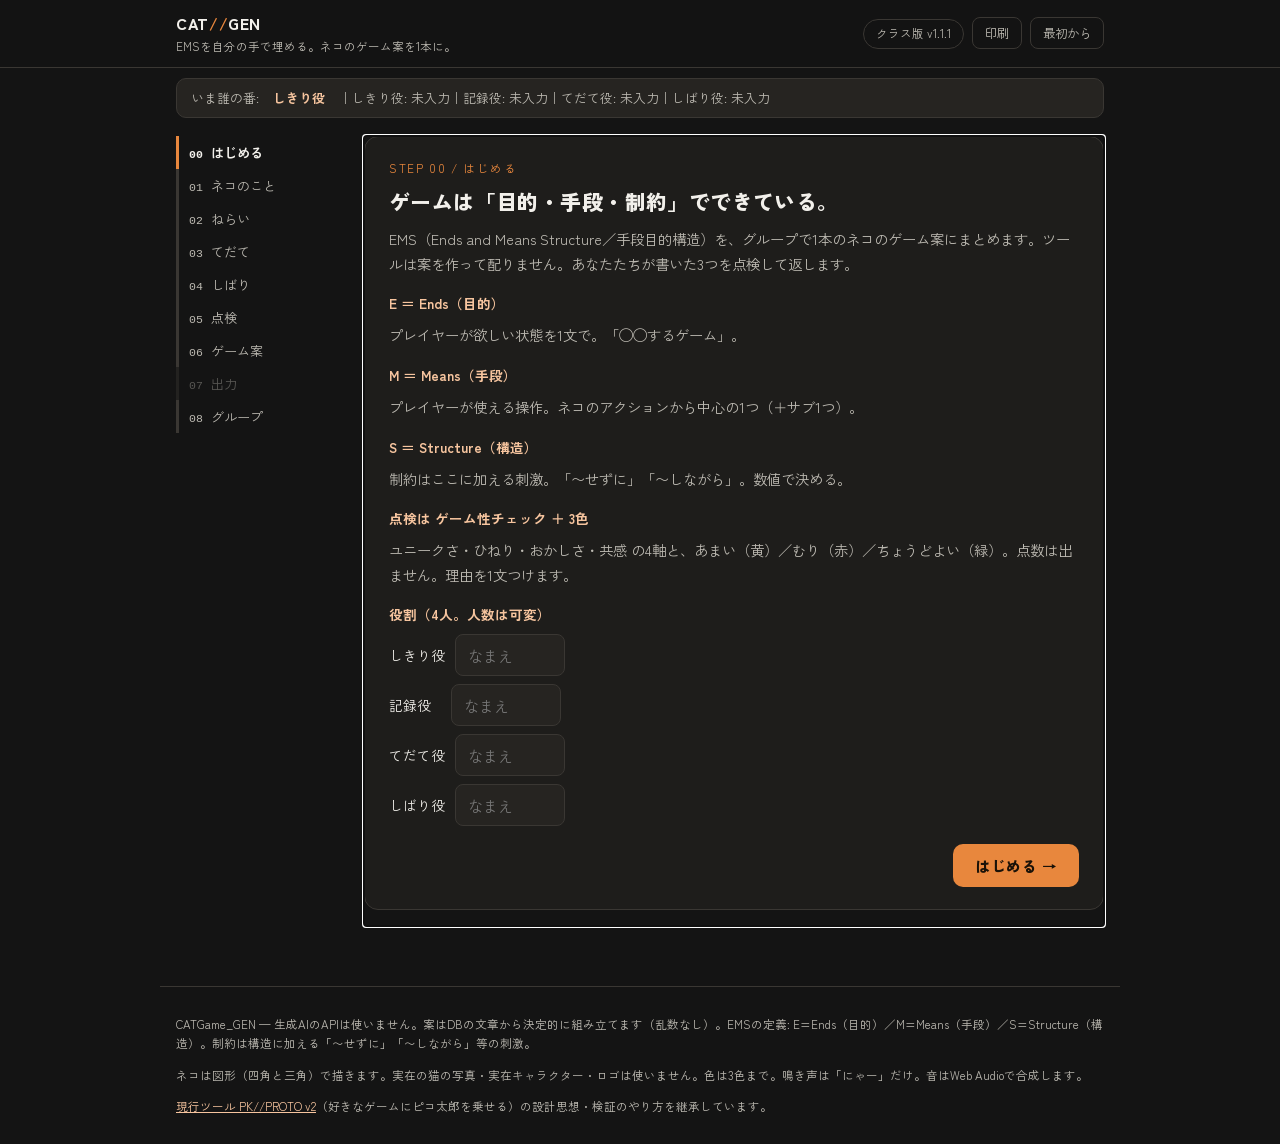
<file: index.html>
<!DOCTYPE html>
<html lang="ja">
<head>
<meta charset="UTF-8">
<meta name="viewport" content="width=device-width,initial-scale=1.0">
<title>CATGame_GEN — クラス版 v1.1.1</title>
<meta name="description" content="EMS（Ends and Means Structure／手段目的構造）を高校生が自分の手で埋めて、ネコテーマのゲーム案を1本にまとめる演習ツール。生成AIのAPIは使いません。">
<meta name="theme-color" content="#141414">
<link rel="preconnect" href="https://fonts.googleapis.com">
<link rel="preconnect" href="https://fonts.gstatic.com" crossorigin>
<link href="https://fonts.googleapis.com/css2?family=Zen+Kaku+Gothic+New:wght@400;500;700;900&display=swap" rel="stylesheet">
<link rel="stylesheet" href="assets/v1/style.css">
</head>
<body>

<header class="bar">
  <div class="bar-in">
    <a class="wordmark" href="#" aria-label="最初に戻る">
      <span class="wm-main">CAT<span class="slash">//</span>GEN</span>
      <span class="wm-sub">EMSを自分の手で埋める。ネコのゲーム案を1本に。</span>
    </a>
    <div class="bar-right">
      <details class="verbox" id="verBox">
        <!-- 版の名前はHTMLに直接書く（JSで書き換えない）。GitHub Pages はJSに
             max-age=600 を返すため、push直後は古いapp.jsが動く。ここがHTMLなら、
             HTMLが新しければ必ず新しい版名が出る（PK//PROTOでの実測）。 -->
        <summary class="ver" id="verChip">クラス版 v1.1.1</summary>
        <div class="verpanel" id="verPanel"><div class="vp-date">2026-11-01</div></div>
      </details>
      <button class="icon-btn" id="btnPrint" type="button" title="印刷 / PDF保存">印刷</button>
      <button class="icon-btn" id="btnRestart" type="button" title="最初からやり直す">最初から</button>
    </div>
  </div>
</header>

<div class="rolebar" id="rolebar"></div>

<div class="shell">
  <nav class="rail" id="rail" aria-label="進行状況"></nav>
  <main id="app" class="app" tabindex="-1"></main>
</div>

<footer class="foot">
  <p>CATGame_GEN — 生成AIのAPIは使いません。案はDBの文章から決定的に組み立てます（乱数なし）。EMSの定義: E=Ends（目的）／M=Means（手段）／S=Structure（構造）。制約は構造に加える「〜せずに」「〜しながら」等の刺激。</p>
  <p>ネコは図形（四角と三角）で描きます。実在の猫の写真・実在キャラクター・ロゴは使いません。色は3色まで。鳴き声は「にゃー」だけ。音はWeb Audioで合成します。</p>
  <p><a href="https://github.com/odatid/PikoTGame">現行ツール PK//PROTO v2</a>（好きなゲームにピコ太郎を乗せる）の設計思想・検証のやり方を継承しています。</p>
</footer>

<div class="toast" id="toast" role="status"></div>

<script src="assets/v1/data.js"></script>
<script src="assets/v1/judge.js"></script>
<script src="assets/v1/engine_code.js"></script>
<script src="assets/v1/catart.js"></script>
<script src="assets/v1/patterns.js"></script>
<script src="assets/v1/prompts.js"></script>
<script src="assets/v1/app.js"></script>
</body>
</html>
</file>
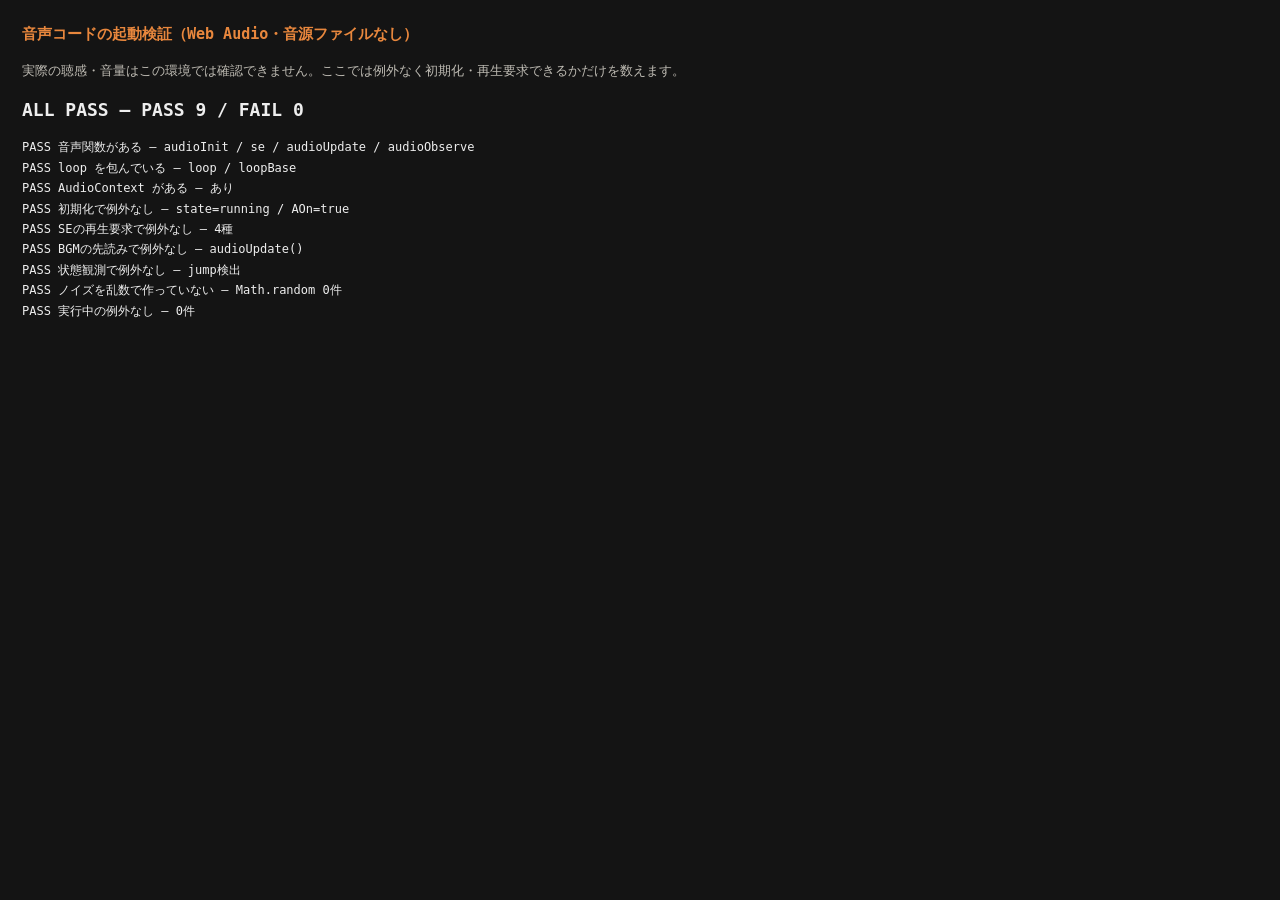
<file: tools/audio_check.html>
<!DOCTYPE html>
<html lang="ja">
<head>
<meta charset="UTF-8">
<title>音声コードの起動検証 — CATGame_GEN</title>
<style>
body{font-family:monospace;background:#141414;color:#eee;padding:14px;line-height:1.7}
h1{font-size:15px;color:#e8873d;margin:0 0 8px}
#sum{font-size:18px;font-weight:bold;margin:8px 0}
#out{white-space:pre-wrap;font-size:12px}
canvas{display:none}
</style>
</head>
<body>
<h1>音声コードの起動検証（Web Audio・音源ファイルなし）</h1>
<p style="font-size:.8rem;color:#bdbab2">実際の聴感・音量はこの環境では確認できません。ここでは例外なく初期化・再生要求できるかだけを数えます。</p>
<div id="sum">RUNNING</div>
<pre id="out"></pre>
<canvas id="game" width="960" height="540"></canvas>
<script src="../assets/v1/data.js"></script>
<script src="../assets/v1/engine_code.js"></script>
<script src="../assets/v1/catart.js"></script>
<script>
(function(){
'use strict';
var lines = [], pass = 0, fail = 0, errors = [];
function ok(name, cond, note){
  if(cond){ pass++; lines.push('PASS ' + name + (note ? ' — ' + note : '')); }
  else { fail++; lines.push('FAIL ' + name + (note ? ' — ' + note : '')); }
}
function inject(src){
  var s = document.createElement('script');
  s.textContent = src;
  document.body.appendChild(s);
}
window.onerror = function(msg){ errors.push(String(msg)); };
window.drawCat = CT.drawCat;
window.drawCatSide = CT.drawCatSide;
var core = CT.ENGINE.CORE_CODE
  .split('drawPico').join('drawCat')
  .split("drawCat(ctx, player.x + swayX(), player.y, 34, pose, player.sx, player.sy, 1)")
  .join("drawCat(ctx, player.x + swayX(), player.y, 34, pose, player.sx, player.sy, 1, 'shima')");
inject(core);
inject(CT.ENGINE.AUDIO_CODE);

setTimeout(function(){
  ok('音声関数がある', typeof audioInit === 'function' && typeof se === 'function'
     && typeof audioUpdate === 'function' && typeof audioObserve === 'function',
     'audioInit / se / audioUpdate / audioObserve');
  ok('loop を包んでいる', typeof loop === 'function' && typeof loopBase === 'function', 'loop / loopBase');
  var AC = window.AudioContext || window.webkitAudioContext;
  ok('AudioContext がある', !!AC, AC ? 'あり' : 'なし（この環境では音を出せない）');
  if(AC && typeof audioInit === 'function'){
    try{ audioInit(); ok('初期化で例外なし', true, AB ? ('state=' + AB.state + ' / AOn=' + AOn) : 'AB=null'); }
    catch(e){ ok('初期化で例外なし', false, e.message); }
    try{ se('jump'); se('land'); se('score'); se('fail'); ok('SEの再生要求で例外なし', true, '4種'); }
    catch(e){ ok('SEの再生要求で例外なし', false, e.message); }
    try{ audioUpdate(); ok('BGMの先読みで例外なし', true, 'audioUpdate()'); }
    catch(e){ ok('BGMの先読みで例外なし', false, e.message); }
    try{ startGame(); player.vy = -700; audioObserve(); ok('状態観測で例外なし', true, 'jump検出'); }
    catch(e){ ok('状態観測で例外なし', false, e.message); }
    ok('ノイズを乱数で作っていない', CT.ENGINE.AUDIO_CODE.indexOf('Math.random') < 0, 'Math.random 0件');
  } else {
    ok('初期化で例外なし', true, 'AudioContext なしのためスキップ');
    ok('SEの再生要求で例外なし', true, 'スキップ');
    ok('BGMの先読みで例外なし', true, 'スキップ');
    ok('状態観測で例外なし', true, 'スキップ');
    ok('ノイズを乱数で作っていない', CT.ENGINE.AUDIO_CODE.indexOf('Math.random') < 0, 'Math.random 0件');
  }
  ok('実行中の例外なし', errors.length === 0, errors.join(' / ') || '0件');
  document.getElementById('sum').textContent = (fail === 0 ? 'ALL PASS' : 'FAILあり') + ' — PASS ' + pass + ' / FAIL ' + fail;
  document.getElementById('out').textContent = lines.join('\n');
  window.__AUDIO_CHECK__ = {pass:pass, fail:fail, lines:lines};
}, 100);
})();
</script>
</body>
</html>
</file>
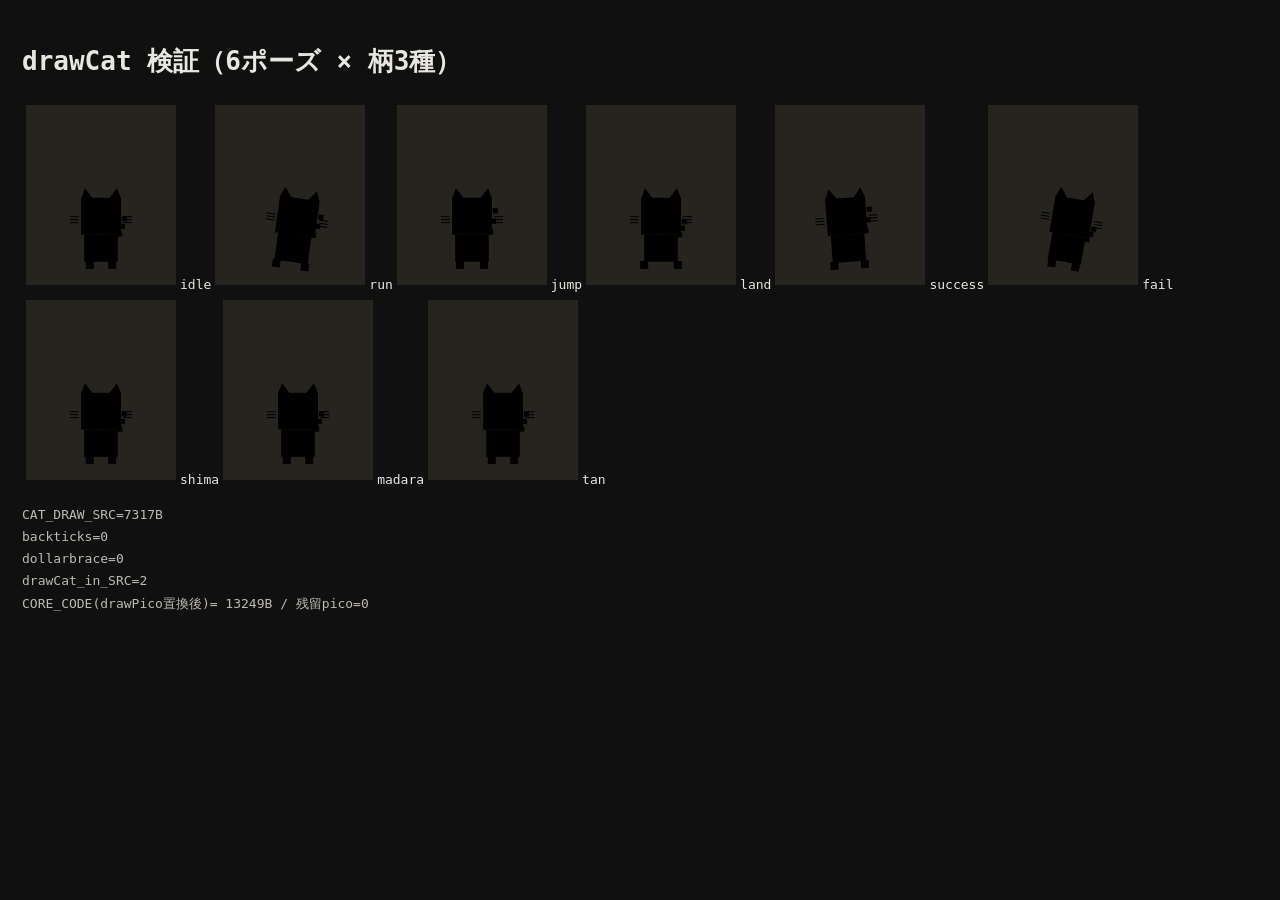
<file: tools/cat_draw_check.html>
<!DOCTYPE html>
<html lang="ja">
<head>
<meta charset="UTF-8">
<title>猫の描画 検証ページ v0.2.0</title>
<style>body{font:13px/1.7 monospace;background:#101010;color:#e8e6e0;padding:14px}canvas{background:#26241f;margin:4px}pre{color:#bdbab2}</style>
</head>
<body>
<h1>drawCat 検証（6ポーズ × 柄3種）</h1>
<div id="row1"></div>
<div id="row2"></div>
<pre id="out"></pre>
<script src="../assets/v1/data.js"></script>
<script src="../assets/v1/judge.js"></script>
<script src="../assets/v1/engine_code.js"></script>
<script src="../assets/v1/catart.js"></script>
<script src="../assets/v1/prompts.js"></script>
<script>
window.addEventListener('load', function(){
'use strict';
var poses = ['idle','run','jump','land','success','fail'];
var r1 = document.getElementById('row1');
poses.forEach(function(p){
  var cv = document.createElement('canvas'); cv.width=150; cv.height=180;
  var ctx = cv.getContext('2d'); CT.drawCat(ctx, 75, 164, 40, p, 1, 1, 1, {mode:'shima'});
  var lbl = document.createElement('span'); lbl.textContent = p;
  var box = document.createElement('span'); box.style.display='inline-block'; box.style.textAlign='center';
  box.appendChild(cv); box.appendChild(lbl); r1.appendChild(box);
});
var r2 = document.getElementById('row2');
['shima','madara','tan'].forEach(function(m){
  var cv = document.createElement('canvas'); cv.width=150; cv.height=180;
  var ctx = cv.getContext('2d'); CT.drawCat(ctx, 75, 164, 40, 'idle', 1, 1, 1, {mode:m});
  var lbl = document.createElement('span'); lbl.textContent = m;
  var box = document.createElement('span'); box.style.display='inline-block'; box.style.textAlign='center';
  box.appendChild(cv); box.appendChild(lbl); r2.appendChild(box);
});
/* 罠検査: 同梱するCAT_DRAW_SRCの中身 */
var L = [];
L.push('CAT_DRAW_SRC=' + CT.CAT_DRAW_SRC.length + 'B');
L.push('backticks=' + (CT.CAT_DRAW_SRC.split('`').length - 1));
L.push('dollarbrace=' + ((CT.CAT_DRAW_SRC.match(/\$\{/g)||[]).length));
L.push('drawCat_in_SRC=' + ((CT.CAT_DRAW_SRC.match(/drawCat/g)||[]).length));
L.push('CORE_CODE(drawPico置換後)= ' + CT.ENGINE.CORE_CODE.split('drawPico').join('drawCat').length + 'B / 残留pico=' + (CT.ENGINE.CORE_CODE.split('drawPico').join('drawCat').match(/[Pp]ico/g)||[]).length);
document.getElementById('out').textContent = L.join('\n');
});
</script>
</body>
</html>
</file>
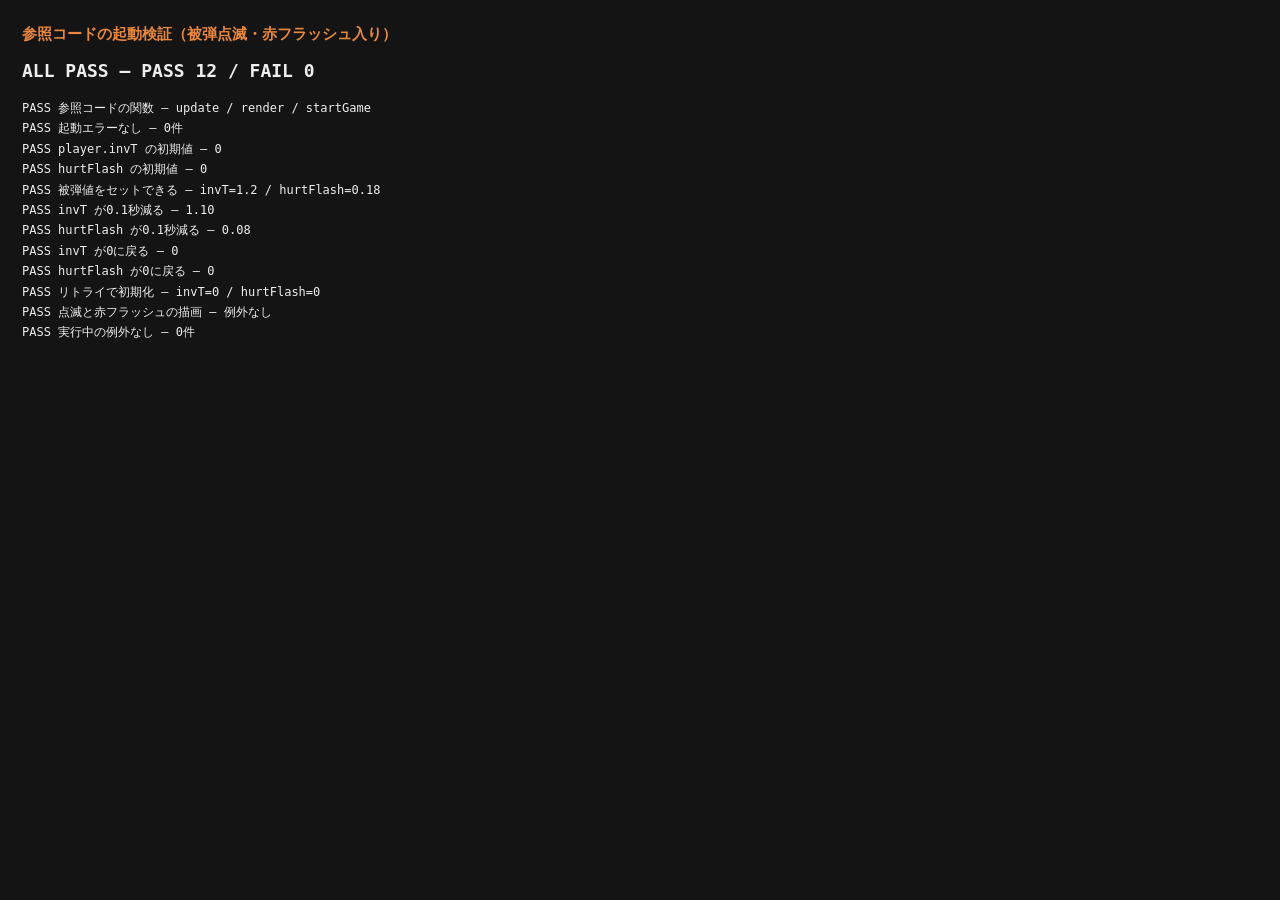
<file: tools/engine_check.html>
<!DOCTYPE html>
<html lang="ja">
<head>
<meta charset="UTF-8">
<title>参照コードの起動検証 — CATGame_GEN</title>
<style>
body{font-family:monospace;background:#141414;color:#eee;padding:14px;line-height:1.7}
h1{font-size:15px;color:#e8873d;margin:0 0 8px}
#sum{font-size:18px;font-weight:bold;margin:8px 0}
#out{white-space:pre-wrap;font-size:12px}
canvas{display:none}
</style>
</head>
<body>
<h1>参照コードの起動検証（被弾点滅・赤フラッシュ入り）</h1>
<div id="sum">RUNNING</div>
<pre id="out"></pre>
<canvas id="game" width="960" height="540"></canvas>
<script src="../assets/v1/data.js"></script>
<script src="../assets/v1/engine_code.js"></script>
<script src="../assets/v1/catart.js"></script>
<script>
(function(){
'use strict';
var lines = [], pass = 0, fail = 0, errors = [];
function ok(name, cond, note){
  if(cond){ pass++; lines.push('PASS ' + name + (note ? ' — ' + note : '')); }
  else { fail++; lines.push('FAIL ' + name + (note ? ' — ' + note : '')); }
}
function inject(src){
  var s = document.createElement('script');
  s.textContent = src;
  document.body.appendChild(s);
}
window.onerror = function(msg){ errors.push(String(msg)); };

window.drawCat = CT.drawCat;
window.drawCatSide = CT.drawCatSide;
var core = CT.ENGINE.CORE_CODE
  .split('drawPico').join('drawCat')
  .split("drawCat(ctx, player.x + swayX(), player.y, 34, pose, player.sx, player.sy, 1)")
  .join("drawCat(ctx, player.x + swayX(), player.y, 34, pose, player.sx, player.sy, 1, 'shima')");
inject(core);

setTimeout(function(){
  ok('参照コードの関数', typeof update === 'function' && typeof render === 'function' && typeof startGame === 'function', 'update / render / startGame');
  ok('起動エラーなし', errors.length === 0, errors.join(' / ') || '0件');
  ok('player.invT の初期値', typeof player !== 'undefined' && player.invT === 0, typeof player === 'undefined' ? 'player なし' : String(player.invT));
  ok('hurtFlash の初期値', typeof hurtFlash !== 'undefined' && hurtFlash === 0, typeof hurtFlash === 'undefined' ? 'hurtFlash なし' : String(hurtFlash));

  startGame();
  player.invT = 1.2; hurtFlash = 0.18;
  ok('被弾値をセットできる', player.invT === 1.2 && hurtFlash === 0.18, 'invT=1.2 / hurtFlash=0.18');
  update(0.1);
  ok('invT が0.1秒減る', Math.abs(player.invT - 1.1) < 0.02, player.invT.toFixed(2));
  ok('hurtFlash が0.1秒減る', Math.abs(hurtFlash - 0.08) < 0.02, hurtFlash.toFixed(2));
  update(1.2);
  ok('invT が0に戻る', player.invT === 0, String(player.invT));
  ok('hurtFlash が0に戻る', hurtFlash === 0, String(hurtFlash));

  startGame();
  ok('リトライで初期化', player.invT === 0 && hurtFlash === 0, 'invT=0 / hurtFlash=0');
  player.invT = 0.05; hurtFlash = 0.1;
  try{ render(); renderPlayScreen(); ok('点滅と赤フラッシュの描画', true, '例外なし'); }
  catch(e){ ok('点滅と赤フラッシュの描画', false, e.message); }
  ok('実行中の例外なし', errors.length === 0, errors.join(' / ') || '0件');

  document.getElementById('sum').textContent = (fail === 0 ? 'ALL PASS' : 'FAILあり') + ' — PASS ' + pass + ' / FAIL ' + fail;
  document.getElementById('out').textContent = lines.join('\n');
  window.__ENGINE_CHECK__ = {pass:pass, fail:fail, lines:lines};
}, 50);
})();
</script>
</body>
</html>
</file>
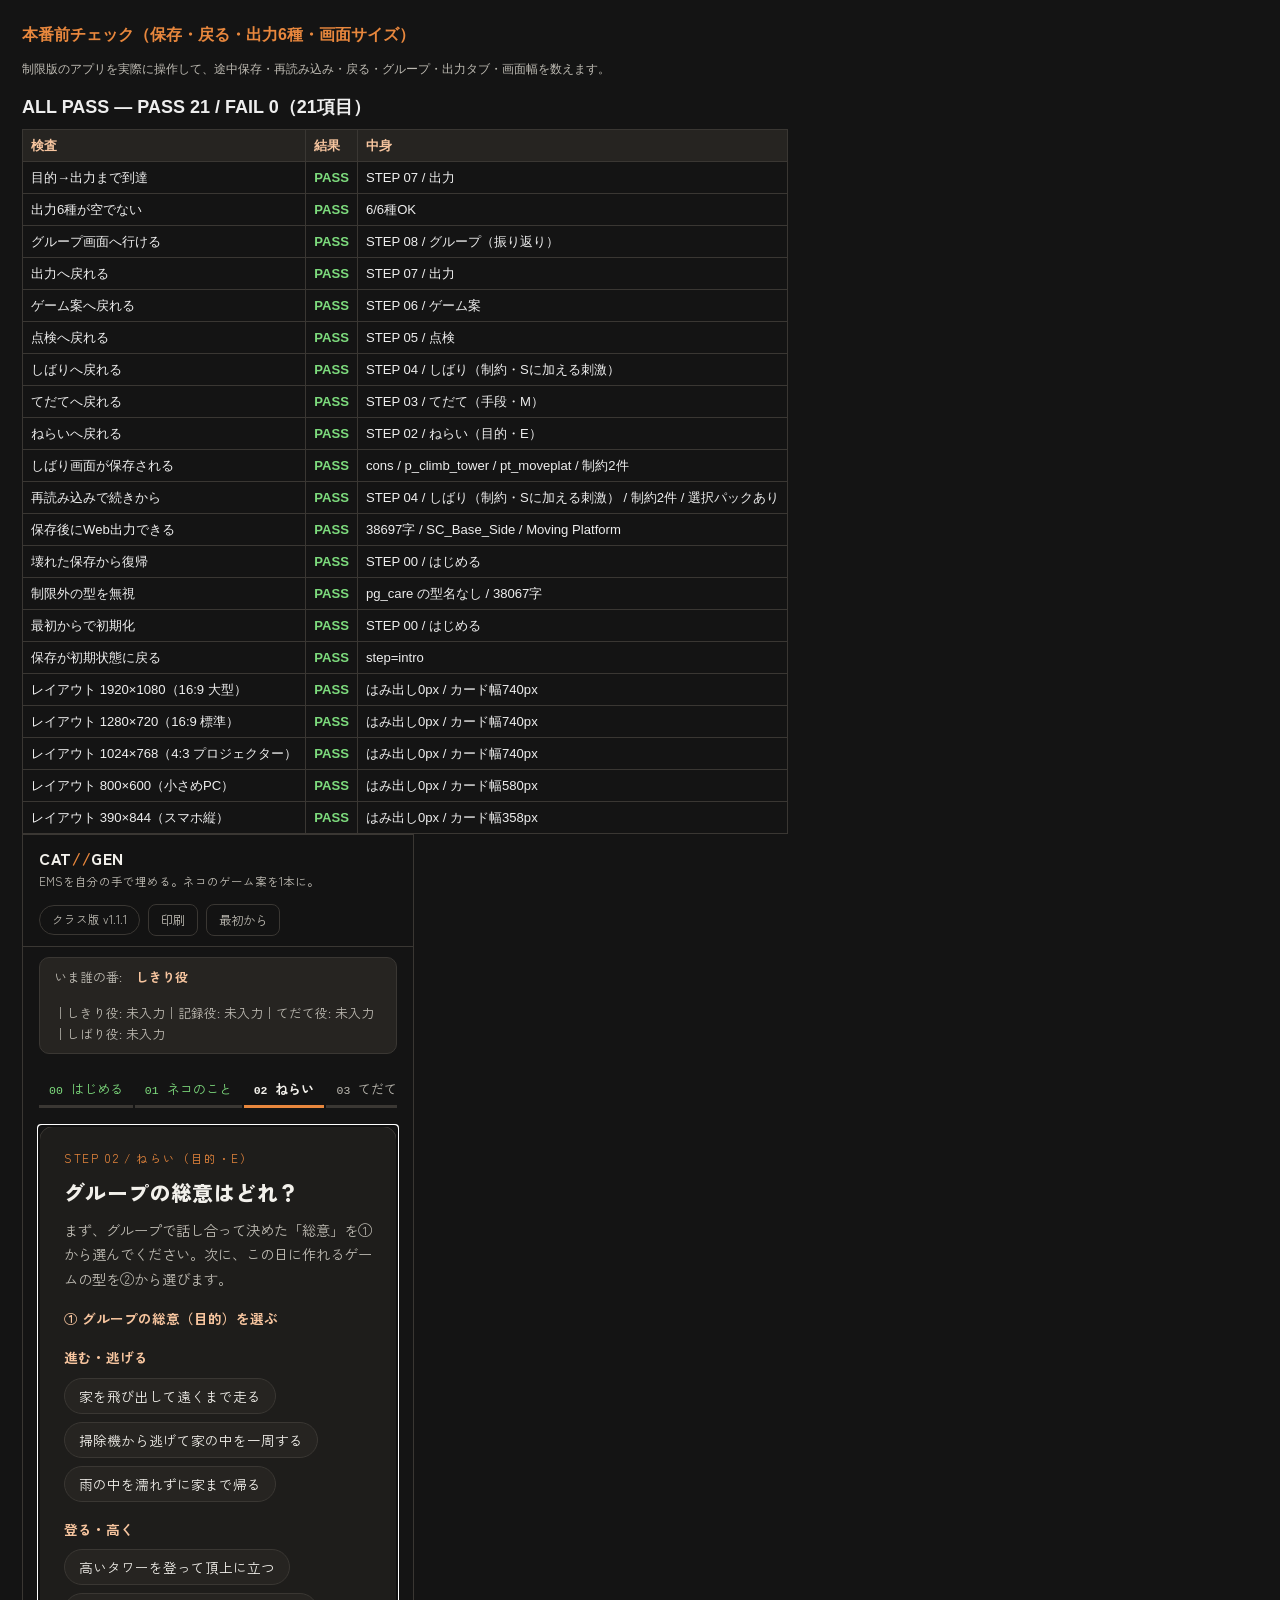
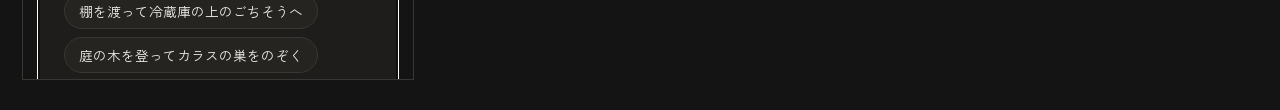
<file: tools/final_check.html>
<!DOCTYPE html>
<html lang="ja">
<head>
<meta charset="UTF-8">
<title>本番前チェック — 保存・戻る・出力・画面サイズ</title>
<style>
body{font-family:"Zen Kaku Gothic New","Yu Gothic",sans-serif;background:#141414;color:#eee;padding:14px;line-height:1.6}
h1{font-size:16px;margin:0 0 6px;color:#e8873d}
#sum{font-size:18px;font-weight:bold;margin:8px 0}
table{border-collapse:collapse;font-size:.82rem;margin-top:6px}
th,td{border:1px solid #3a3733;padding:5px 8px;text-align:left;vertical-align:top}
th{background:#262421;color:#f7c59f}
.p{color:#7ddb7d;font-weight:bold}.f{color:#ff7d7d;font-weight:bold}
.small{color:#bdbab2;font-size:.78rem}
#json{display:none}
</style>
</head>
<body>
<h1>本番前チェック（保存・戻る・出力6種・画面サイズ）</h1>
<p class="small">制限版のアプリを実際に操作して、途中保存・再読み込み・戻る・グループ・出力タブ・画面幅を数えます。</p>
<div id="sum">RUNNING</div>
<table id="tbl"><thead><tr><th>検査</th><th>結果</th><th>中身</th></tr></thead><tbody></tbody></table>
<pre id="json"></pre>
<iframe id="f" src="../index.html" style="width:1280px;height:900px;border:1px solid #3a3733"></iframe>
<script>
(function(){
'use strict';
var lines = [], pass = 0, fail = 0;
function ok(name, cond, note){
  if(cond){ pass++; lines.push({ok:true, name:name, note:note||''}); }
  else { fail++; lines.push({ok:false, name:name, note:note||''}); }
}
var f = document.getElementById('f');
function waitLoad(){
  return new Promise(function(res){
    var done = false;
    function go(){ if(done) return; done = true; f.removeEventListener('load', go); res(); }
    f.addEventListener('load', go);
  });
}
function doc(){ return f.contentDocument; }
function q(sel){ return doc().querySelector(sel); }
function click(sel){
  var el = q(sel);
  if(!el){ throw new Error('ボタンが見つからない: ' + sel); }
  el.click();
}
function text(sel){ var el = q(sel); return el ? el.textContent : ''; }
function eyebrow(){ return text('.eyebrow'); }
async function reload(){
  var p = waitLoad();
  f.contentWindow.location.reload();
  await p;
}
async function setState(st){
  f.contentWindow.localStorage.setItem('catgame.v1', JSON.stringify(st));
  await reload();
}
async function toPurpose(){
  await setState({step:'purpose'});
}
async function fullFlow(genre, action, pack, pages, purpose){
  await toPurpose();
  click('[data-pick="purpose"][data-id="' + (purpose || 'p_climb_tower') + '"]');
  click('[data-genre="' + genre + '"]');
  click('[data-pick="action"][data-id="' + action + '"]');
  click('[data-variant="0"]');
  click('[data-go="cons"]');
  for(var i=0;i<(pages||1);i++){ click('[data-packpage]'); }
  click('[data-pack="' + pack + '"]');
  click('[data-go="check"]');
  if(q('[data-emsok]')){ click('[data-emsok]'); }
  click('[data-go="plan"]');
  click('[data-go="out"]');
}
function readOut(){ var el = q('pre.out'); return el ? el.textContent : ''; }

(async function(){
  try{
    /* 1. 5仕かけの通し（代表として移動型で保存・戻る・出力を確認） */
    await fullFlow('gh_kit_move', 'a_climb', 'pk_timeob', 1, 'p_climb_tower');
    ok('目的→出力まで到達', eyebrow().indexOf('STEP 07') >= 0, eyebrow());

    /* 2. 出力6種 */
    var tabs = ['plan','image','assets','web','unity','proposal'];
    var tabBad = [];
    tabs.forEach(function(t){
      click('[data-tab="' + t + '"]');
      var s = readOut();
      if(s.length < 20 || /undefined|NaN/.test(s)){ tabBad.push(t); }
    });
    ok('出力6種が空でない', tabBad.length === 0, tabBad.join(',') || '6/6種OK');

    /* 3. グループ画面と戻る */
    click('[data-go="group"]');
    ok('グループ画面へ行ける', eyebrow().indexOf('STEP 08') >= 0, eyebrow());
    click('[data-go="out"]');
    ok('出力へ戻れる', eyebrow().indexOf('STEP 07') >= 0, eyebrow());
    click('[data-go="plan"]');
    ok('ゲーム案へ戻れる', eyebrow().indexOf('STEP 06') >= 0, eyebrow());
    click('[data-go="check"]');
    ok('点検へ戻れる', eyebrow().indexOf('STEP 05') >= 0, eyebrow());
    click('[data-go="cons"]');
    ok('しばりへ戻れる', eyebrow().indexOf('STEP 04') >= 0, eyebrow());
    click('[data-go="action"]');
    ok('てだてへ戻れる', eyebrow().indexOf('STEP 03') >= 0, eyebrow());
    click('[data-go="purpose"]');
    ok('ねらいへ戻れる', eyebrow().indexOf('STEP 02') >= 0, eyebrow());

    /* 4. 途中保存 → 再読み込み */
    await toPurpose();
    click('[data-pick="purpose"][data-id="p_climb_tower"]');
    click('[data-genre="gh_kit_move"]');
    click('[data-pick="action"][data-id="a_climb"]');
    click('[data-variant="0"]');
    click('[data-go="cons"]');
    click('[data-packpage]');
    click('[data-pack="pk_timeob"]');
    var savedRaw = f.contentWindow.localStorage.getItem('catgame.v1');
    var saved = null;
    try{ saved = JSON.parse(savedRaw); }catch(e){}
    ok('しばり画面が保存される', saved && saved.step === 'cons' && saved.purpose === 'p_climb_tower' && saved.pattern === 'pt_moveplat',
       saved ? (saved.step + ' / ' + saved.purpose + ' / ' + saved.pattern + ' / 制約' + (saved.cons||[]).length + '件') : '保存なし');
    await reload();
    var rows = doc().querySelectorAll('.cons-row').length;
    var packOn = doc().querySelector('[data-pack].on');
    ok('再読み込みで続きから', eyebrow().indexOf('STEP 04') >= 0 && rows === 2,
       eyebrow() + ' / 制約' + rows + '件 / 選択パック' + (packOn ? 'あり' : 'なし'));
    click('[data-go="check"]');
    if(q('[data-emsok]')){ click('[data-emsok]'); }
    click('[data-go="plan"]');
    click('[data-go="out"]');
    click('[data-tab="web"]');
    var web = readOut();
    ok('保存後にWeb出力できる', web.indexOf('SC_Base_Side') >= 0 && web.indexOf('Moving Platform') >= 0,
       web.length + '字 / SC_Base_Side / Moving Platform');

    /* 5. 壊れた保存データから復帰 */
    f.contentWindow.localStorage.setItem('catgame.v1', 'not json');
    await reload();
    ok('壊れた保存から復帰', eyebrow().indexOf('STEP 00') >= 0 && eyebrow().indexOf('表示エラー') < 0, eyebrow());

    /* 6. 制限外の型は使わない */
    await setState({step:'out', tab:'web', subject:'sub_cat', purpose:'p_care_lap', action:'a_sun', variant:0,
      pattern:'pg_care', cons:[{id:'c_time',num:30}],
      profile:{good:['good_heal'], bad:['bad_vacuum'], feat:['feat_lap'], target:['tg_heal'], other:{}}});
    click('[data-tab="web"]');
    var guarded = readOut();
    ok('制限外の型を無視', guarded.indexOf('いやす型') < 0 && guarded.indexOf('システム詳細') < 0,
       'pg_care の型名なし / ' + guarded.length + '字');

    /* 7. 最初から（保存を消す） */
    await toPurpose();
    f.contentWindow.confirm = function(){ return true; };
    click('#btnRestart');
    ok('最初からで初期化', eyebrow().indexOf('STEP 00') >= 0, eyebrow());
    var resetRaw = f.contentWindow.localStorage.getItem('catgame.v1');
    var resetSt = null;
    try{ resetSt = JSON.parse(resetRaw); }catch(e){}
    ok('保存が初期状態に戻る', !resetRaw || (resetSt && resetSt.step === 'intro'),
       resetRaw ? ('step=' + (resetSt && resetSt.step)) : '保存なし');

    /* 8. 画面サイズ（プロジェクター・PC・スマホ） */
    await toPurpose();
    var sizes = [
      [1920,1080,'16:9 大型'],
      [1280,720,'16:9 標準'],
      [1024,768,'4:3 プロジェクター'],
      [800,600,'小さめPC'],
      [390,844,'スマホ縦']
    ];
    for(var i=0;i<sizes.length;i++){
      var w = sizes[i][0], h = sizes[i][1], label = sizes[i][2];
      f.style.width = w + 'px'; f.style.height = h + 'px';
      await new Promise(function(res){ setTimeout(res, 120); });
      var d = f.contentDocument.documentElement;
      var overflow = d.scrollWidth - d.clientWidth;
      var card = d.querySelector('.card');
      var rect = card ? card.getBoundingClientRect() : null;
      ok('レイアウト ' + w + '×' + h + '（' + label + '）',
         overflow <= 2 && rect && rect.left >= -1 && rect.right <= w + 1,
         'はみ出し' + overflow + 'px / カード幅' + (rect ? Math.round(rect.width) : 0) + 'px');
    }

    var tbody = document.querySelector('#tbl tbody');
    lines.forEach(function(r){
      var tr = document.createElement('tr');
      tr.innerHTML = '<td>'+r.name+'</td><td class="'+(r.ok?'p':'f')+'">'+(r.ok?'PASS':'FAIL')+'</td><td>'+r.note+'</td>';
      tbody.appendChild(tr);
    });
    document.getElementById('sum').textContent = (fail === 0 ? 'ALL PASS' : 'FAILあり') +
      ' — PASS ' + pass + ' / FAIL ' + fail + '（' + (pass+fail) + '項目）';
    document.getElementById('json').textContent = JSON.stringify({pass:pass, fail:fail, lines:lines});
    window.__FINAL_CHECK__ = {pass:pass, fail:fail};
  }catch(e){
    document.getElementById('sum').textContent = 'ERROR — ' + e.message;
    document.getElementById('json').textContent = JSON.stringify({pass:pass, fail:fail, error:e.message, lines:lines});
  }
})();
})();
</script>
</body>
</html>
</file>
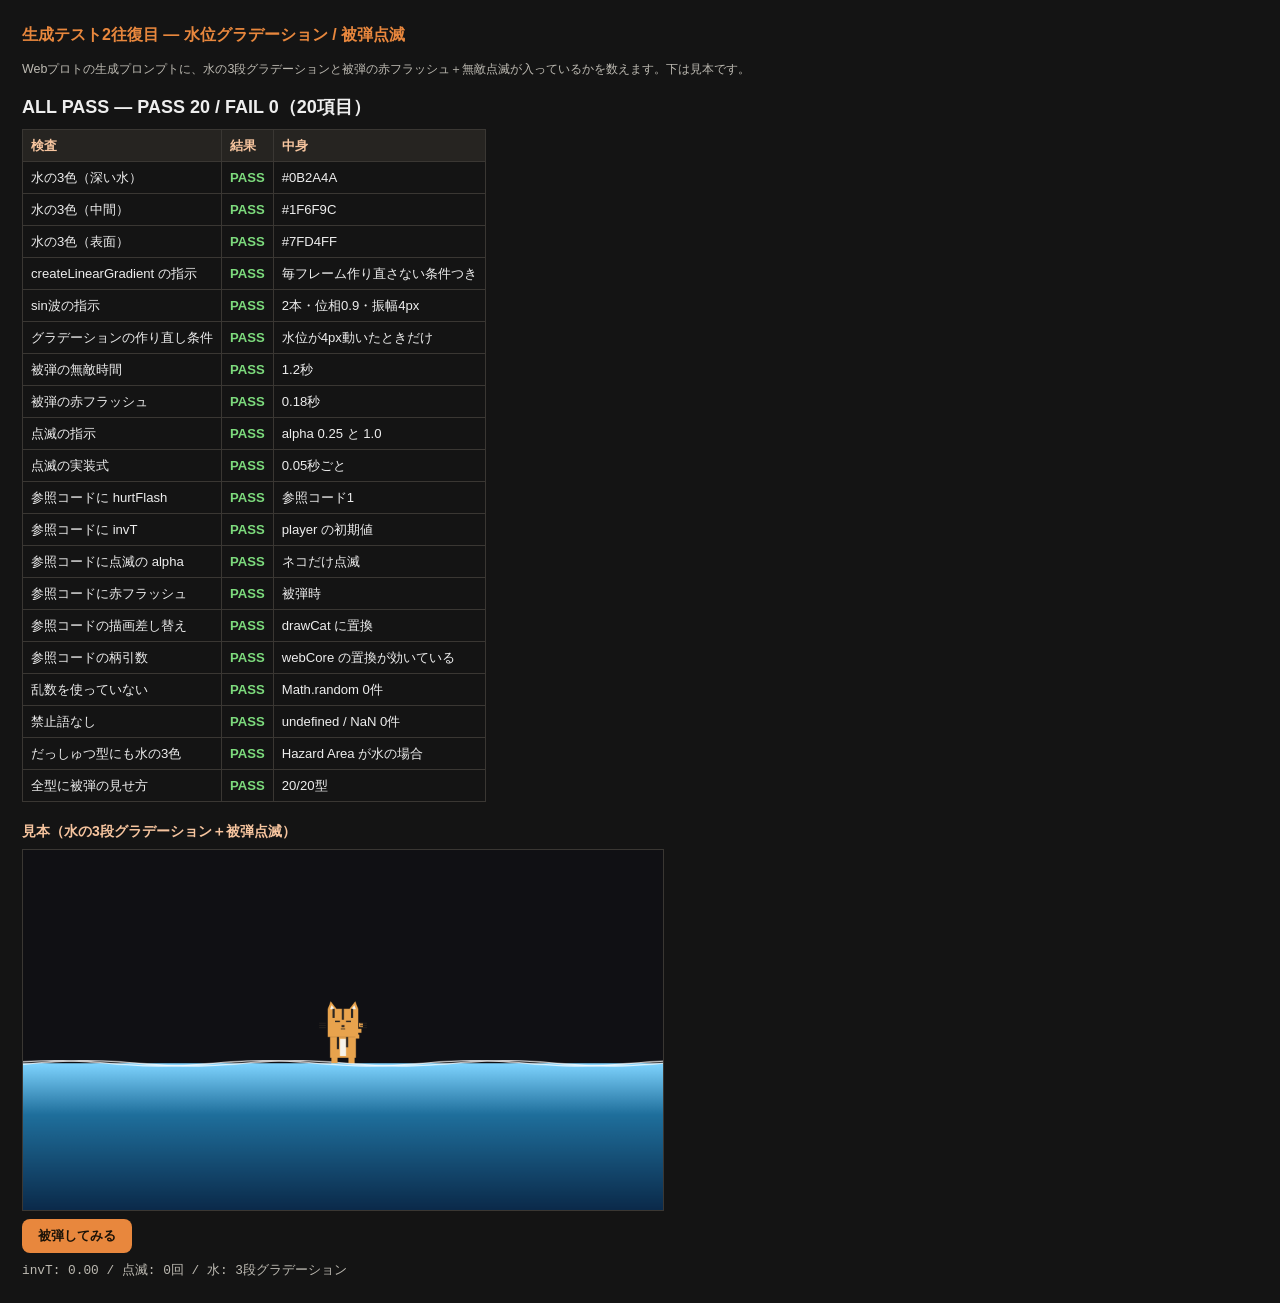
<file: tools/generation_check.html>
<!DOCTYPE html>
<html lang="ja">
<head>
<meta charset="UTF-8">
<title>生成テスト2往復目 — 水位グラデーション / 被弾点滅</title>
<style>
body{font-family:"Zen Kaku Gothic New","Yu Gothic",sans-serif;background:#141414;color:#eee;padding:14px;line-height:1.6}
h1{font-size:16px;margin:0 0 6px;color:#e8873d}
h2{font-size:14px;margin:18px 0 6px;color:#f7c59f}
#sum{font-size:18px;font-weight:bold;margin:8px 0}
table{border-collapse:collapse;font-size:.82rem;margin-top:6px}
th,td{border:1px solid #3a3733;padding:5px 8px;text-align:left}
th{background:#262421;color:#f7c59f}
.p{color:#7ddb7d;font-weight:bold}.f{color:#ff7d7d;font-weight:bold}
.small{color:#bdbab2;font-size:.78rem}
canvas{display:block;background:#101014;border:1px solid #3a3733;width:640px;height:360px}
button{background:#e8873d;color:#1a1208;border:0;border-radius:8px;padding:8px 16px;font-weight:bold;cursor:pointer;margin:8px 0}
#stat{font-family:monospace;font-size:.8rem;color:#bdbab2}
#json{display:none}
</style>
</head>
<body>
<h1>生成テスト2往復目 — 水位グラデーション / 被弾点滅</h1>
<p class="small">Webプロトの生成プロンプトに、水の3段グラデーションと被弾の赤フラッシュ＋無敵点滅が入っているかを数えます。下は見本です。</p>
<div id="sum">RUNNING</div>
<table id="tbl"><thead><tr><th>検査</th><th>結果</th><th>中身</th></tr></thead><tbody></tbody></table>

<h2>見本（水の3段グラデーション＋被弾点滅）</h2>
<canvas id="cv" width="960" height="540"></canvas>
<button id="hit" type="button">被弾してみる</button>
<div id="stat">invT: 0.00 / 点滅: 0回</div>

<pre id="json"></pre>
<script src="../assets/v1/data.js"></script>
<script src="../assets/v1/engine_code.js"></script>
<script src="../assets/v1/catart.js"></script>
<script src="../assets/v1/patterns.js"></script>
<script src="../assets/v1/prompts.js"></script>
<script>
(function(){
'use strict';
var lines = [], pass = 0, fail = 0;
function ok(name, cond, note){
  if(cond){ pass++; lines.push({ok:true, name:name, note:note||''}); }
  else { fail++; lines.push({ok:false, name:name, note:note||''}); }
}
function has(s, t){ return s.indexOf(t) >= 0; }

var st = {
  subject:'sub_cat', purpose:'p_run_vac', action:'a_climb', variant:0,
  cons:[{id:'c_time',num:45},{id:'c_phys',num:2}],
  profile:{good:['good_climb'], bad:['bad_vacuum','bad_water'], feat:['feat_box'], target:['tg_cute']},
  pattern:'pg_run', dur:45
};
var out = CT.buildAll(st, null, []);
var web = out.web || '';

ok('水の3色（深い水）', has(web, '#0B2A4A'), '#0B2A4A');
ok('水の3色（中間）', has(web, '#1F6F9C'), '#1F6F9C');
ok('水の3色（表面）', has(web, '#7FD4FF'), '#7FD4FF');
ok('createLinearGradient の指示', has(web, 'createLinearGradient'), '毎フレーム作り直さない条件つき');
ok('sin波の指示', has(web, 'sin 波') || has(web, 'sin波'), '2本・位相0.9・振幅4px');
ok('グラデーションの作り直し条件', has(web, '4px以上'), '水位が4px動いたときだけ');
ok('被弾の無敵時間', has(web, 'player.invT = 1.2'), '1.2秒');
ok('被弾の赤フラッシュ', has(web, 'hurtFlash = 0.18'), '0.18秒');
ok('点滅の指示', has(web, '点滅6往復'), 'alpha 0.25 と 1.0');
ok('点滅の実装式', has(web, 'Math.floor(player.invT * 20)'), '0.05秒ごと');
ok('参照コードに hurtFlash', has(web, 'var hurtFlash = 0;'), '参照コード1');
ok('参照コードに invT', has(web, 'invT: 0'), 'player の初期値');
ok('参照コードに点滅の alpha', has(web, 'ctx.globalAlpha = catAlpha'), 'ネコだけ点滅');
ok('参照コードに赤フラッシュ', has(web, 'rgba(255,64,64'), '被弾時');
ok('参照コードの描画差し替え', has(web, 'drawCat(ctx, player.x + swayX()') && !has(web, 'drawPico('), 'drawCat に置換');
ok('参照コードの柄引数', has(web, "'shima')"), 'webCore の置換が効いている');
ok('乱数を使っていない', web.indexOf('Math.random') < 0, 'Math.random 0件');
ok('禁止語なし', !/undefined|NaN/.test(web), 'undefined / NaN 0件');

var st2 = JSON.parse(JSON.stringify(st));
st2.pattern = 'pt_escape';
var web2 = CT.buildAll(st2, null, []).web || '';
ok('だっしゅつ型にも水の3色', has(web2, '#0B2A4A') && has(web2, 'SC_Base_Vertical'), 'Hazard Area が水の場合');

var ids = Object.keys(CT.PATTERNS);
var damageMissing = ids.filter(function(id){
  var s = JSON.parse(JSON.stringify(st));
  s.pattern = id;
  var w = CT.buildAll(s, null, []).web || '';
  return w.indexOf('【被弾の見せ方') < 0;
});
ok('全型に被弾の見せ方', damageMissing.length === 0,
   damageMissing.length ? damageMissing.join(',') : ids.length + '/' + ids.length + '型');

var tbody = document.querySelector('#tbl tbody');
lines.forEach(function(r){
  var tr = document.createElement('tr');
  tr.innerHTML = '<td>'+r.name+'</td><td class="'+(r.ok?'p':'f')+'">'+(r.ok?'PASS':'FAIL')+'</td><td>'+r.note+'</td>';
  tbody.appendChild(tr);
});
document.getElementById('sum').textContent = (fail === 0 ? 'ALL PASS' : 'FAILあり') +
  ' — PASS ' + pass + ' / FAIL ' + fail + '（' + (pass+fail) + '項目）';
document.getElementById('json').textContent = JSON.stringify({pass:pass, fail:fail, lines:lines});
window.__GEN_CHECK__ = {pass:pass, fail:fail};

/* ---------------- 見本（水の3段グラデーション＋点滅） ---------------- */
var cv = document.getElementById('cv'), ctx = cv.getContext('2d');
var W = 960, H = 540, waterY = 320, t = 0, invT = 0, hurtFlash = 0, blinks = 0, lastOn = true;
if(location.search.indexOf('hit=1') >= 0){ invT = 1.2; hurtFlash = 0.18; }
function wave(y, phase){
  ctx.beginPath();
  for(var x=0; x<=W; x+=12){
    var yy = y + Math.sin(x*0.02 + t*2.2 + phase) * 4;
    if(x===0){ ctx.moveTo(x, yy); } else { ctx.lineTo(x, yy); }
  }
  ctx.stroke();
}
function draw(){
  t += 1/60;
  if(invT > 0){ invT = Math.max(0, invT - 1/60); }
  if(hurtFlash > 0){ hurtFlash = Math.max(0, hurtFlash - 1/60); }
  ctx.clearRect(0,0,W,H);
  ctx.fillStyle = '#101014'; ctx.fillRect(0,0,W,H);
  var g = ctx.createLinearGradient(0, waterY, 0, H);
  g.addColorStop(0, '#7FD4FF');
  g.addColorStop(0.35, '#1F6F9C');
  g.addColorStop(1, '#0B2A4A');
  ctx.fillStyle = g; ctx.fillRect(0, waterY, W, H - waterY);
  ctx.strokeStyle = 'rgba(255,255,255,0.75)'; ctx.lineWidth = 2;
  wave(waterY, 0); wave(waterY, 0.9);
  var alpha = (invT > 0 && Math.floor(invT * 20) % 2 === 0) ? 0.25 : 1;
  var on = alpha === 1;
  if(on !== lastOn){ blinks++; lastOn = on; }
  ctx.globalAlpha = alpha;
  CT.drawCat(ctx, 480, waterY, 46, 'idle', 1, 1, 1, 'shima');
  ctx.globalAlpha = 1;
  if(hurtFlash > 0){
    ctx.fillStyle = 'rgba(255,64,64,' + (hurtFlash / 0.18 * 0.35).toFixed(3) + ')';
    ctx.fillRect(0,0,W,H);
  }
  document.getElementById('stat').textContent =
    'invT: ' + invT.toFixed(2) + ' / 点滅: ' + blinks + '回 / 水: 3段グラデーション';
  requestAnimationFrame(draw);
}
document.getElementById('hit').addEventListener('click', function(){
  invT = 1.2; hurtFlash = 0.18; blinks = 0; lastOn = true;
});
requestAnimationFrame(draw);
})();
</script>
</body>
</html>
</file>
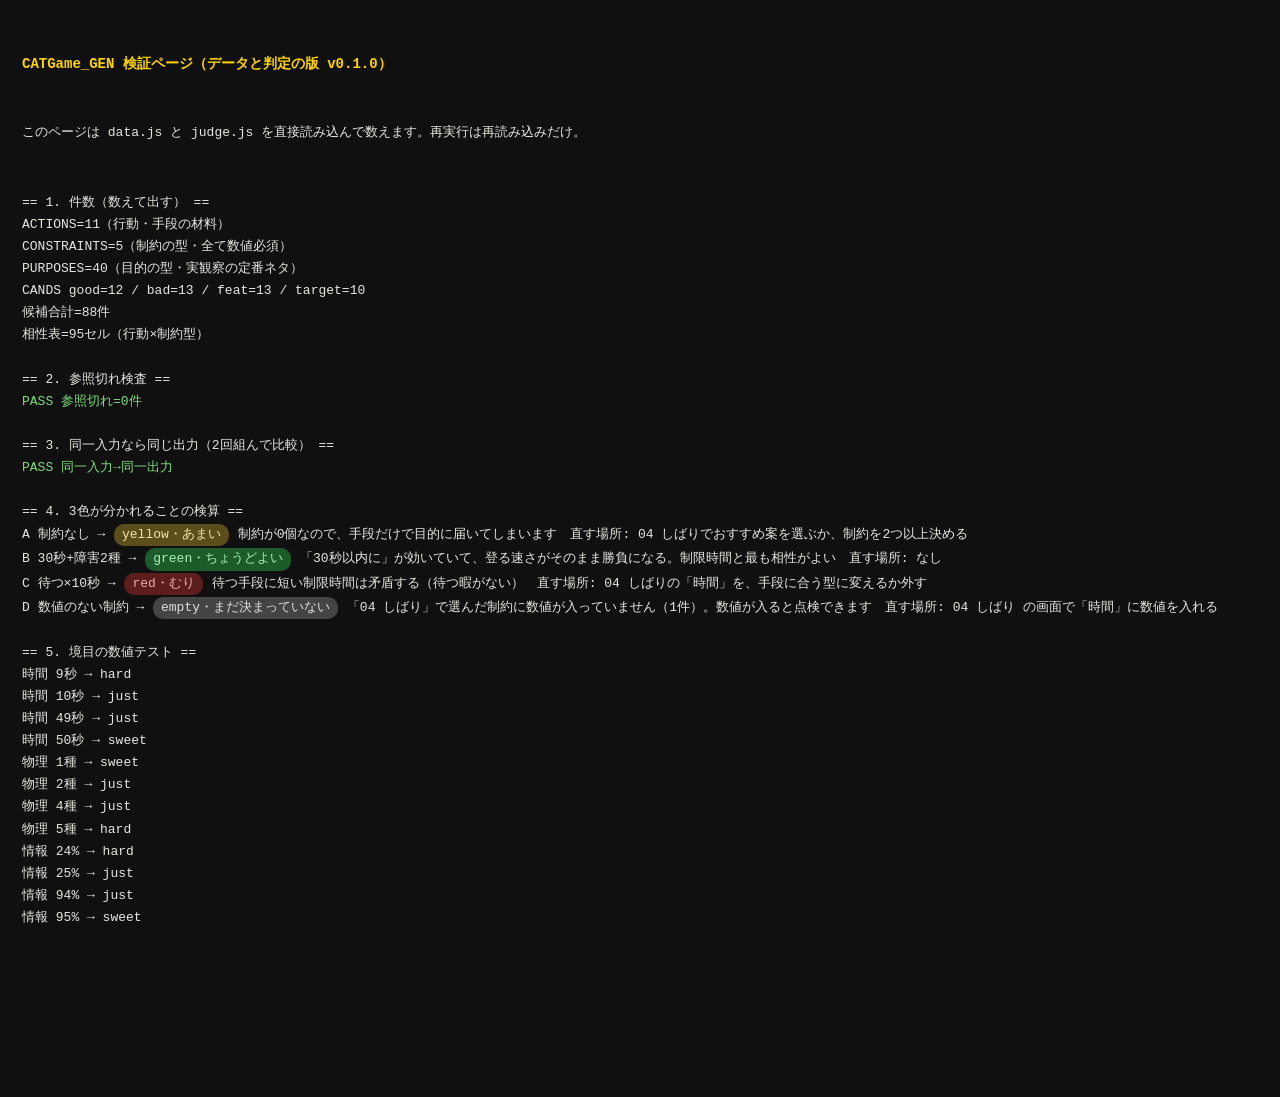
<file: tools/judge_check.html>
<!DOCTYPE html>
<html lang="ja">
<head>
<meta charset="UTF-8">
<title>検証ページ — データと判定の版 v0.1.0</title>
<style>
 body{font:13px/1.7 monospace;background:#101010;color:#e8e6e0;padding:14px;white-space:pre-wrap}
 h1{color:#ffd400;font-size:14px} .ok{color:#7ddb7d} .ng{color:#ff7d7d} .chip{display:inline-block;padding:0 8px;border-radius:10px;margin:1px}
 .green{background:#1d5c2a;color:#a8f0b8} .yellow{background:#5c4d1d;color:#f0e3a8} .red{background:#5c1d1d;color:#f0a8a8} .empty{background:#444;color:#ddd}
</style>
</head>
<body>
<h1>CATGame_GEN 検証ページ（データと判定の版 v0.1.0）</h1>
<p>このページは data.js と judge.js を直接読み込んで数えます。再実行は再読み込みだけ。</p>
<pre id="out">実行中...</pre>
<script src="../assets/v1/data.js"></script>
<script src="../assets/v1/judge.js"></script>
<script>
window.addEventListener('load', function(){
'use strict';
var L=[]; function log(s){ L.push(s); }
function chip(r){ var w=CT.JUDGE_WORDS[r.color]||{}; return '<span class="chip '+r.color+'">'+r.color+'・'+(w.word||r.verdict)+'</span>'; }

log('== 1. 件数（数えて出す） ==');
log('ACTIONS='+CT.ACTIONS.length+'（行動・手段の材料）');
log('CONSTRAINTS='+CT.CONSTRAINTS.length+'（制約の型・全て数値必須）');
log('PURPOSES='+CT.PURPOSES.length+'（目的の型・実観察の定番ネタ）');
log('CANDS good='+CT.CANDS.good.length+' / bad='+CT.CANDS.bad.length+' / feat='+CT.CANDS.feat.length+' / target='+CT.CANDS.target.length);
log('候補合計='+(CT.CANDS.good.length+CT.CANDS.bad.length+CT.CANDS.feat.length+CT.CANDS.target.length+CT.PURPOSES.length)+'件');
var fitCells=Object.keys(CT.FIT).reduce(function(a,k){ return a+Object.keys(CT.FIT[k]).length; },0);
log('相性表='+fitCells+'セル（行動×制約型）');

log('');
log('== 2. 参照切れ検査 ==');
var actIds=CT.ACTIONS.concat(CT.HUMAN_ACTIONS||[]).map(function(a){return a.id;}), conIds=CT.CONSTRAINTS.map(function(c){return c.id;}), broken=0;
Object.keys(CT.FIT).forEach(function(a){ if(actIds.indexOf(a)<0){ log('NG 迷子の行 '+a); broken++; }
  Object.keys(CT.FIT[a]).forEach(function(c){ if(conIds.indexOf(c)<0){ log('NG 迷子の列 '+c); broken++; } }); });
actIds.forEach(function(a){ if(!CT.FIT[a]){ log('NG 相性表に行がない '+a); broken++; } else{ conIds.forEach(function(c){ if(!CT.FIT[a][c]){ log('NG セル欠け '+a+'/'+c); broken++; } }); } });
log(broken===0 ? '<span class="ok">PASS 参照切れ=0件</span>' : '<span class="ng">FAIL 参照切れ='+broken+'件</span>');

log('');
log('== 3. 同一入力なら同じ出力（2回組んで比較） ==');
var st={purpose:'p_can',action:'a_climb',cons:[{id:'c_time',num:30},{id:'c_phys',num:2}]};
var same=JSON.stringify(CT.judge(st))===JSON.stringify(CT.judge(st));
log(same ? '<span class="ok">PASS 同一入力→同一出力</span>' : '<span class="ng">FAIL 出力が変わる（乱数が入っていないか確認）</span>');

log('');
log('== 4. 3色が分かれることの検算 ==');
var exs=[
 {name:'A 制約なし',       st:{action:'a_climb', cons:[]}},
 {name:'B 30秒+障害2種',   st:{action:'a_climb', cons:[{id:'c_time',num:30},{id:'c_phys',num:2}]}},
 {name:'C 待つ×10秒',      st:{action:'a_ambush', cons:[{id:'c_time',num:10}]}},
 {name:'D 数値のない制約', st:{action:'a_climb', cons:[{id:'c_time',num:''}]}}
];
exs.forEach(function(e){ var r=CT.judge(e.st); log(e.name+' → '+chip(r)+' '+r.reason+'　直す場所: '+(r.fixes[0]||'なし')); });

log('');
log('== 5. 境目の数値テスト ==');
[9,10,49,50].forEach(function(v){ log('時間 '+v+'秒 → '+CT.band('c_time',v)); });
[1,2,4,5].forEach(function(v){ log('物理 '+v+'種 → '+CT.band('c_phys',v)); });
[24,25,94,95].forEach(function(v){ log('情報 '+v+'% → '+CT.band('c_info',v)); });

document.getElementById('out').innerHTML=L.join('\n');
});
</script>
</body>
</html>
</file>
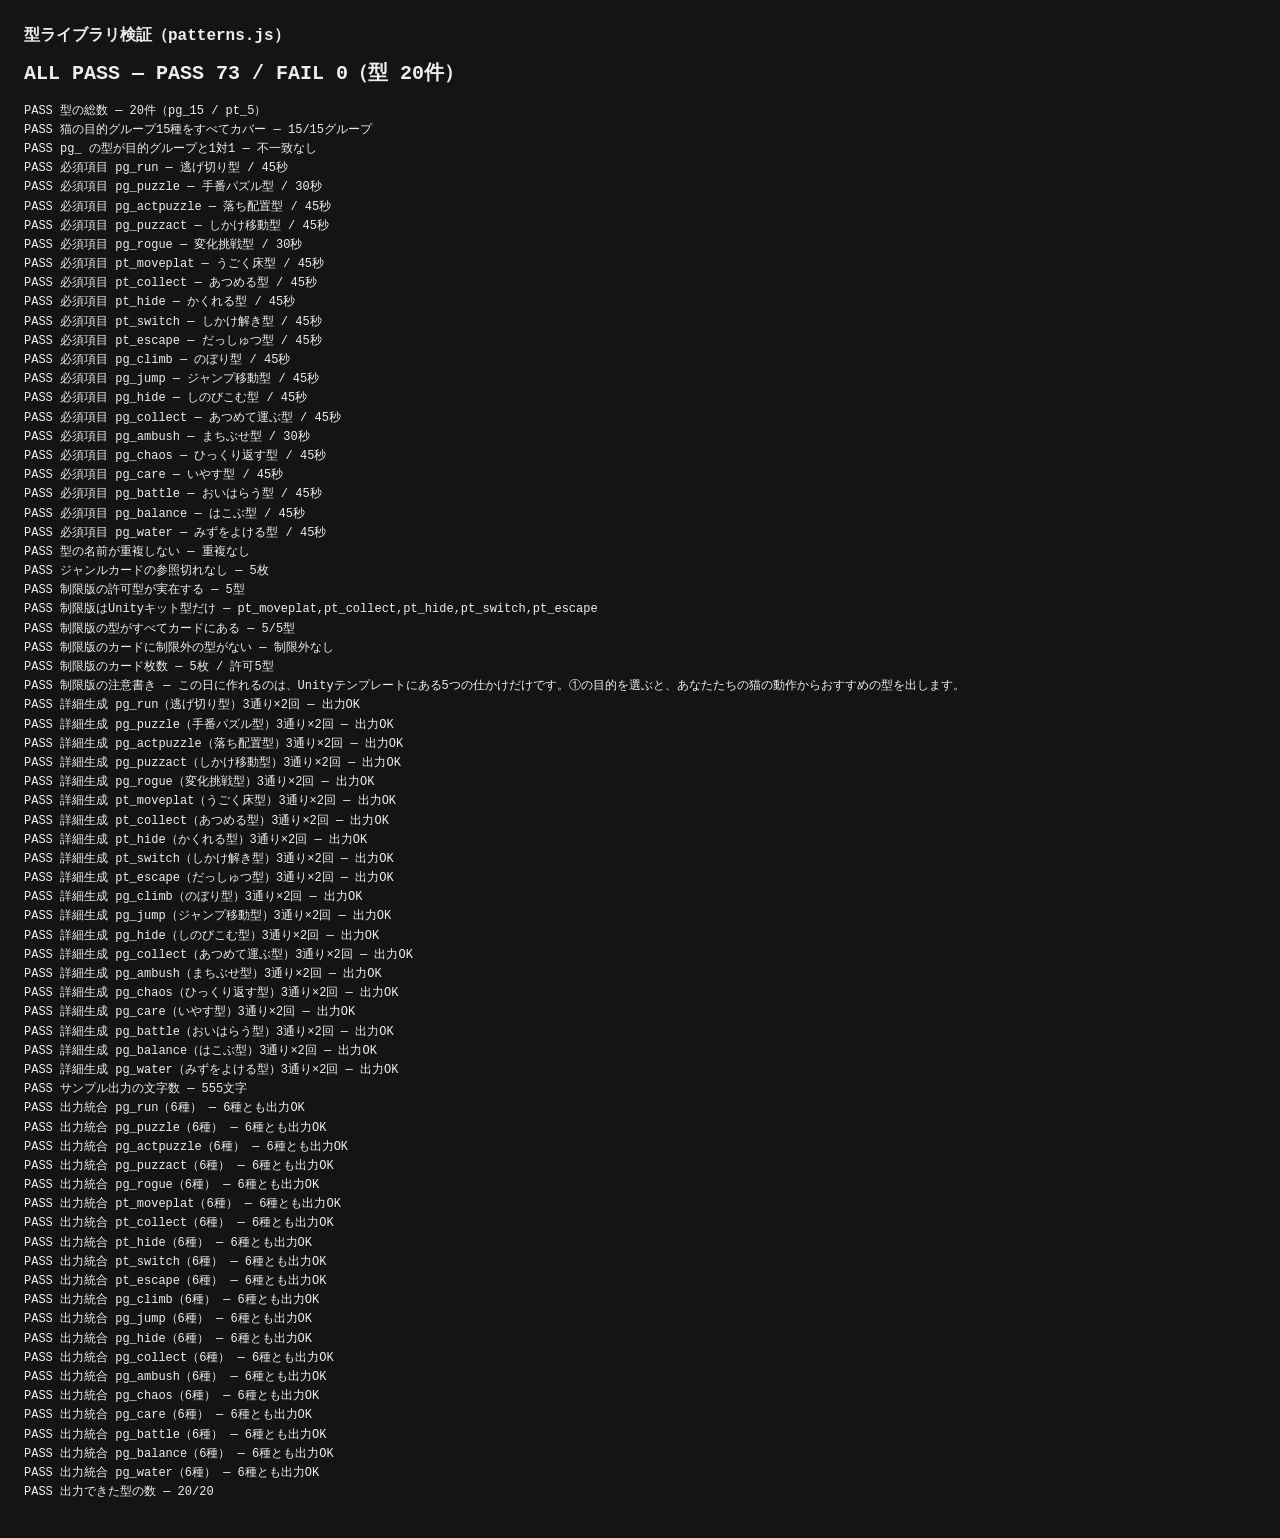
<file: tools/pattern_check.html>
<!DOCTYPE html>
<html lang="ja">
<head>
<meta charset="UTF-8">
<title>型ライブラリ検証 — CATGame_GEN</title>
<style>
body{font-family:monospace;background:#141414;color:#eee;padding:16px;line-height:1.6}
h1{font-size:16px;margin:0 0 8px}
#sum{font-size:20px;font-weight:bold;margin:8px 0}
#out{white-space:pre-wrap;font-size:12px}
.p{color:#7bd88f}.f{color:#ff7b7b}
</style>
</head>
<body>
<h1>型ライブラリ検証（patterns.js）</h1>
<div id="sum">RUNNING</div>
<pre id="out"></pre>
<script src="../assets/v1/data.js"></script>
<script src="../assets/v1/engine_code.js"></script>
<script src="../assets/v1/catart.js"></script>
<script src="../assets/v1/patterns.js"></script>
<script src="../assets/v1/prompts.js"></script>
<script>
(function(){
'use strict';
var lines = [], pass = 0, fail = 0;
function ok(name, cond, note){
  if(cond){ pass++; lines.push('PASS ' + name + (note ? ' — ' + note : '')); }
  else { fail++; lines.push('FAIL ' + name + (note ? ' — ' + note : '')); }
}
function hasText(v){ return typeof v === 'string' && v.replace(/\s/g, '').length > 0; }

var ids = Object.keys(CT.PATTERNS || {});
var pg = ids.filter(function(id){ return id.indexOf('pg_') === 0; });
var pt = ids.filter(function(id){ return id.indexOf('pt_') === 0; });
var groups = CT.PURPOSE_GROUPS || [];
var missingGroups = groups.filter(function(g){ return !CT.PATTERNS[g.id]; });
var unknownPg = pg.filter(function(id){ return !groups.some(function(g){ return g.id === id; }); });

ok('型の総数', ids.length === 20, ids.length + '件（pg_' + pg.length + ' / pt_' + pt.length + '）');
ok('猫の目的グループ15種をすべてカバー', missingGroups.length === 0,
   (groups.length - missingGroups.length) + '/' + groups.length + 'グループ');
ok('pg_ の型が目的グループと1対1', unknownPg.length === 0, unknownPg.join(',') || '不一致なし');

var labels = {};
ids.forEach(function(id){
  var p = CT.PATTERNS[id];
  ok('必須項目 ' + id,
     p && p.id === id && hasText(p.label) && hasText(p.brief) && hasText(p.lever) &&
     typeof p.dur === 'number' && isFinite(p.dur) && p.dur > 0 &&
     typeof p.detail === 'function',
     p ? (p.label + ' / ' + p.dur + '秒') : 'missing');
  if(p && p.label){ labels[p.label] = (labels[p.label] || 0) + 1; }
});
var dupLabels = Object.keys(labels).filter(function(k){ return labels[k] > 1; });
ok('型の名前が重複しない', dupLabels.length === 0, dupLabels.join(',') || '重複なし');

var hints = CT.GENRE_HINTS || [];
var purposes = (CT.PURPOSES || []).concat(CT.PURPOSES_HUMAN || []);
var hintProblems = [];
var hintIds = {};
hints.forEach(function(h){
  if(!h || !h.id || !h.label || !h.desc){ hintProblems.push('項目不足'); return; }
  if(hintIds[h.id]){ hintProblems.push('id重複:' + h.id); }
  hintIds[h.id] = true;
  if(!h.set || !h.set.purpose || !h.set.pattern){ hintProblems.push(h.id + ' の set が不足'); return; }
  if(!purposes.some(function(p){ return p.id === h.set.purpose; })){
    hintProblems.push(h.id + ' の目的IDが無い:' + h.set.purpose);
  }
  if(!CT.PATTERNS[h.set.pattern]){
    hintProblems.push(h.id + ' の型IDが無い:' + h.set.pattern);
  }
});
ok('ジャンルカードの参照切れなし', hintProblems.length === 0,
   hintProblems.length ? hintProblems.join(' / ') : hints.length + '枚');

var hintPatterns = {};
hints.forEach(function(h){ if(h && h.set && h.set.pattern){ hintPatterns[h.set.pattern] = true; } });
if(CT.LIMITED && CT.LIMITED.mode){
  var allowed = Array.isArray(CT.LIMITED.types) ? CT.LIMITED.types : [];
  var hinted = hints.map(function(h){ return h.set.pattern; });
  var missingAllowed = allowed.filter(function(id){ return hinted.indexOf(id) < 0; });
  var extraAllowed = hinted.filter(function(id){ return allowed.indexOf(id) < 0; });
  var unknownAllowed = allowed.filter(function(id){ return !CT.PATTERNS[id]; });
  ok('制限版の許可型が実在する', unknownAllowed.length === 0,
     unknownAllowed.length ? unknownAllowed.join(',') : allowed.length + '型');
  ok('制限版はUnityキット型だけ', allowed.every(function(id){ return id.indexOf('pt_') === 0; }),
     allowed.join(','));
  ok('制限版の型がすべてカードにある', missingAllowed.length === 0,
     missingAllowed.length ? missingAllowed.join(',') : allowed.length + '/' + allowed.length + '型');
  ok('制限版のカードに制限外の型がない', extraAllowed.length === 0,
     extraAllowed.length ? extraAllowed.join(',') : '制限外なし');
  ok('制限版のカード枚数', hints.length === allowed.length,
     hints.length + '枚 / 許可' + allowed.length + '型');
  ok('制限版の注意書き', hasText(CT.LIMITED.note), CT.LIMITED.note || '未記入');
} else {
  var uncoveredPg = pg.filter(function(id){ return !hintPatterns[id]; });
  ok('すべての pg_ 型がジャンルカードから選べる', uncoveredPg.length === 0,
     uncoveredPg.length ? uncoveredPg.join(',') : pg.length + '/' + pg.length + '型');
}

var consIds = ['c_time','c_count','c_space','c_phys','c_info'];
function plan(cons){
  return {
    centerVerb:'足場を選んで跳ぶ',
    subVerb:'フクレて追い払う',
    purpose:{id:'p_climb_tower', goal:'一番高いところに立つ'},
    cons:(cons || []).map(function(id){ return {def:{id:id}, num:30}; }),
    obstacles:['掃除機','水','犬'],
    dur:45
  };
}
var plans = [plan([]), {}, plan(consIds)];
ids.forEach(function(id){
  var p = CT.PATTERNS[id];
  var problems = [];
  plans.forEach(function(P, i){
    var a, b;
    try{ a = p.detail(P); b = p.detail(P); }
    catch(e){ problems.push('[' + i + '] 例外: ' + e.message); return; }
    if(typeof a !== 'string' || !a.trim()){ problems.push('[' + i + '] 空の出力'); return; }
    if(a !== b){ problems.push('[' + i + '] 同じ入力で出力が違う'); }
    if(/undefined|NaN|null/.test(a)){ problems.push('[' + i + '] 禁止語が出た'); }
    if(/\n\s*\n/.test(a)){ problems.push('[' + i + '] 空行が出た'); }
    if(a.indexOf('▼ レベル構造:') < 0){ problems.push('[' + i + '] 見出しがない'); }
    if(a.indexOf('・調整レバー:') < 0){ problems.push('[' + i + '] 調整レバーがない'); }
    if(i === 2 && a.indexOf('足場を選んで跳ぶ') < 0){ problems.push('[2] 中心アクションが出力にない'); }
  });
  ok('詳細生成 ' + id + '（' + (p.label || '?') + '）3通り×2回', problems.length === 0,
     problems.length ? problems.join(' / ') : '出力OK');
});

var sample = CT.PATTERNS.pg_climb ? CT.PATTERNS.pg_climb.detail(plan(consIds)) : '';
ok('サンプル出力の文字数', sample.length > 120, sample.length + '文字');

var stBase = {
  purpose:'p_climb_tower', action:'a_climb', variant:0,
  cons:[{id:'c_time',num:40},{id:'c_phys',num:2}],
  profile:{good:['good_climb'], bad:['bad_vacuum','bad_water'], feat:['feat_box'], target:['tg_cute']},
  subject:'sub_cat', dur:40
};
var webOk = 0;
ids.forEach(function(id){
  var st = JSON.parse(JSON.stringify(stBase));
  st.pattern = id;
  var out, p = CT.PATTERNS[id], problems = [];
  try{ out = CT.buildAll(st, null, []); }
  catch(e){ ok('出力統合 ' + id, false, '例外: ' + e.message); return; }
  ['plan','image','assets','web','unity','proposal'].forEach(function(k){
    var v = out[k];
    if(typeof v !== 'string' || !v.trim()){ problems.push(k + ' が空'); }
    else if(/undefined|NaN/.test(v)){ problems.push(k + ' に禁止語'); }
  });
  if(out.web.indexOf('【システム詳細（作り方の型: ' + p.label + '）】') < 0){
    problems.push('web に型名がない');
  }
  ok('出力統合 ' + id + '（6種）', problems.length === 0,
     problems.length ? problems.join(' / ') : '6種とも出力OK');
  if(problems.length === 0){ webOk++; }
});
ok('出力できた型の数', webOk === ids.length, webOk + '/' + ids.length);

document.getElementById('sum').textContent = (fail === 0 ? 'ALL PASS' : 'FAILあり') +
  ' — PASS ' + pass + ' / FAIL ' + fail + '（型 ' + ids.length + '件）';
document.getElementById('out').textContent = lines.join('\n');
window.__PATTERN_CHECK__ = {pass:pass, fail:fail, total:ids.length, lines:lines};
})();
</script>
</body>
</html>
</file>
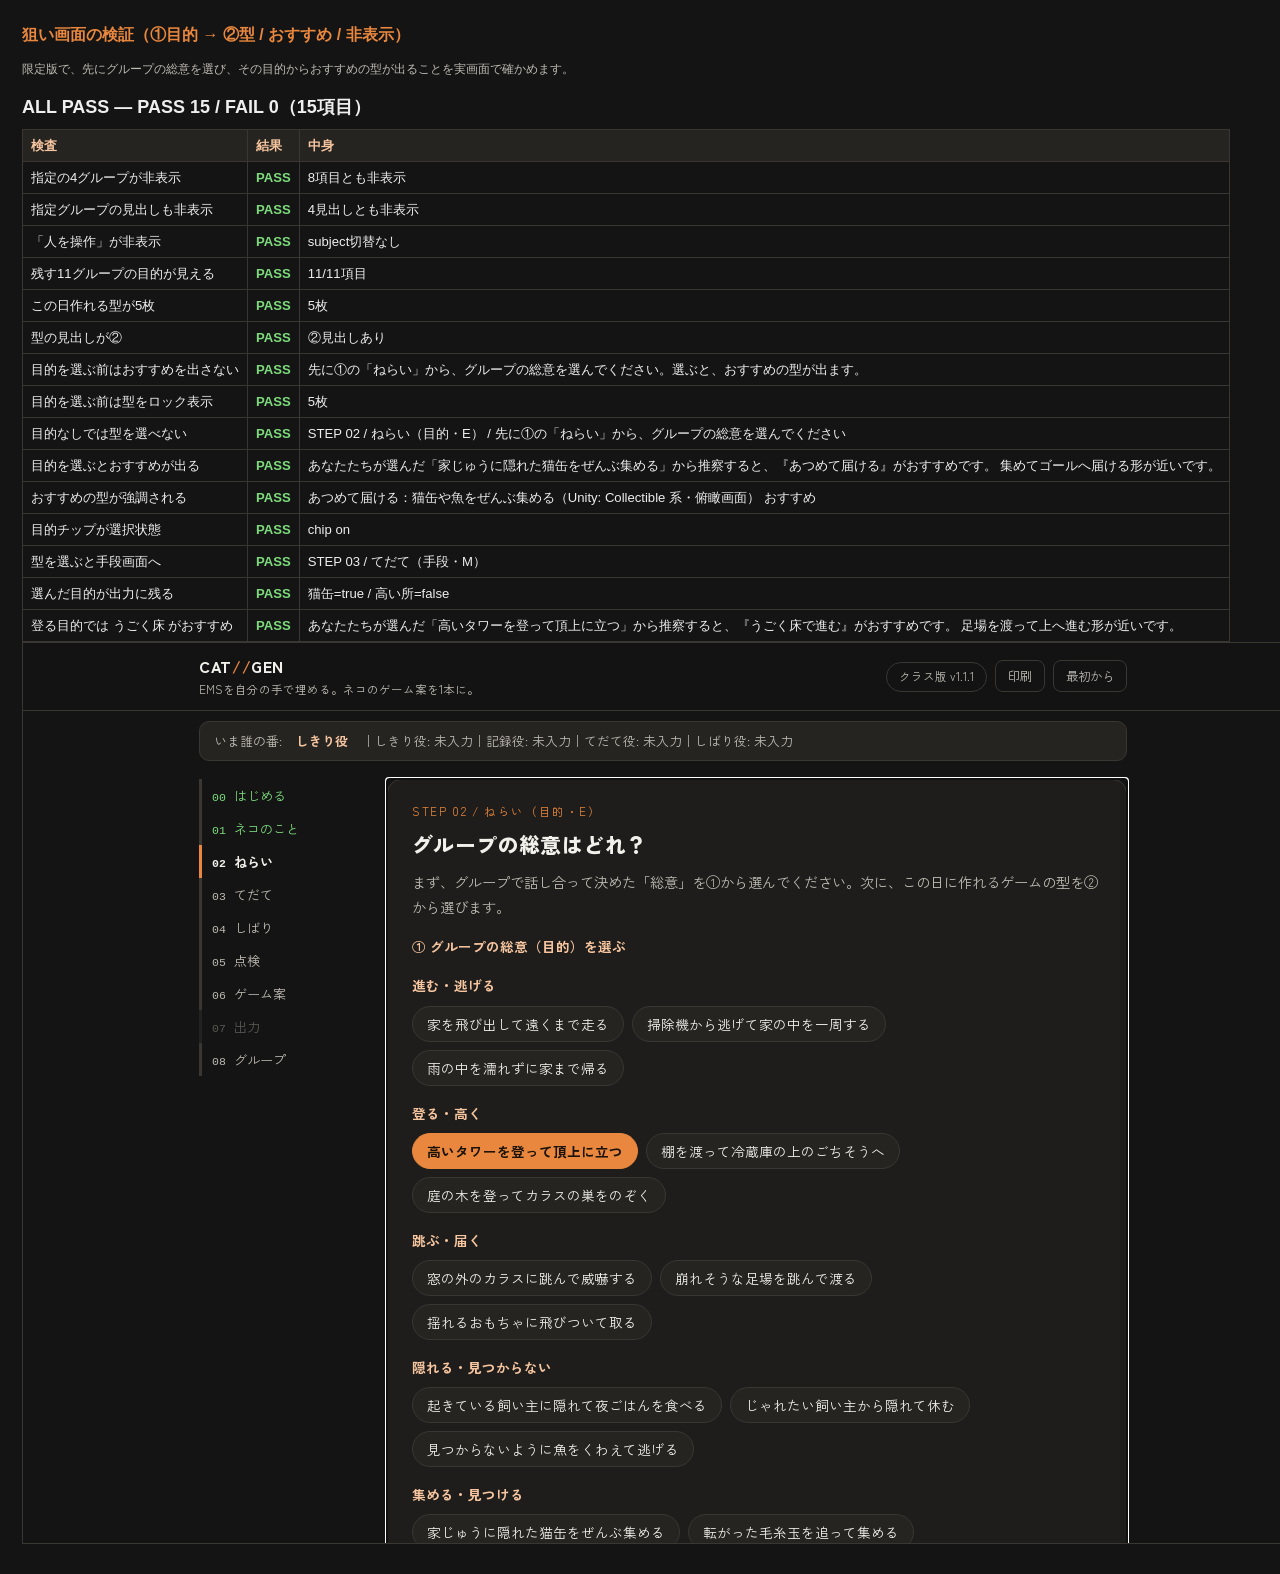
<file: tools/purpose_flow_check.html>
<!DOCTYPE html>
<html lang="ja">
<head>
<meta charset="UTF-8">
<title>狙い画面の順番・おすすめ・非表示の検証</title>
<style>
body{font-family:"Zen Kaku Gothic New","Yu Gothic",sans-serif;background:#141414;color:#eee;padding:14px;line-height:1.6}
h1{font-size:16px;margin:0 0 6px;color:#e8873d}
#sum{font-size:18px;font-weight:bold;margin:8px 0}
table{border-collapse:collapse;font-size:.82rem;margin-top:6px}
th,td{border:1px solid #3a3733;padding:5px 8px;text-align:left;vertical-align:top}
th{background:#262421;color:#f7c59f}
.p{color:#7ddb7d;font-weight:bold}.f{color:#ff7d7d;font-weight:bold}
.small{color:#bdbab2;font-size:.78rem}
#json{display:none}
</style>
</head>
<body>
<h1>狙い画面の検証（①目的 → ②型 / おすすめ / 非表示）</h1>
<p class="small">限定版で、先にグループの総意を選び、その目的からおすすめの型が出ることを実画面で確かめます。</p>
<div id="sum">RUNNING</div>
<table id="tbl"><thead><tr><th>検査</th><th>結果</th><th>中身</th></tr></thead><tbody></tbody></table>
<pre id="json"></pre>
<iframe id="f" src="../index.html" style="width:1280px;height:900px;border:1px solid #3a3733"></iframe>
<script>
(function(){
'use strict';
var lines=[], pass=0, fail=0;
function ok(name, cond, note){
  if(cond){ pass++; lines.push({ok:true,name:name,note:note||''}); }
  else { fail++; lines.push({ok:false,name:name,note:note||''}); }
}
var f=document.getElementById('f');
function waitLoad(){
  return new Promise(function(res){
    var done=false;
    function go(){ if(done) return; done=true; f.removeEventListener('load',go); res(); }
    f.addEventListener('load',go);
  });
}
function doc(){ return f.contentDocument; }
function q(sel){ return doc().querySelector(sel); }
function qa(sel){ return Array.prototype.slice.call(doc().querySelectorAll(sel)); }
function click(sel){
  var el=q(sel); if(!el){ throw new Error('ボタンが見つからない: '+sel); }
  el.click();
}
function text(sel){ var el=q(sel); return el?el.textContent:''; }
function eyebrow(){ return text('.eyebrow'); }
async function reset(){
  f.contentWindow.localStorage.setItem('catgame.v1', JSON.stringify({step:'purpose'}));
  var p=waitLoad(); f.contentWindow.location.reload(); await p;
}
async function choosePurposeAndType(purpose, type){
  await reset();
  click('[data-pick="purpose"][data-id="'+purpose+'"]');
  click('[data-genre="'+type+'"]');
}
async function toWeb(){
  click('[data-pick="action"][data-id="a_pounce"]');
  click('[data-variant="0"]');
  click('[data-go="cons"]');
  click('[data-packpage]');
  click('[data-pack="pk_timeob"]');
  click('[data-go="check"]');
  if(q('[data-emsok]')){ click('[data-emsok]'); }
  click('[data-go="plan"]');
  click('[data-go="out"]');
  click('[data-tab="web"]');
  return text('pre.out');
}
(async function(){
  try{
    await reset();

    /* 1. 非表示グループ */
    var hidden=['p_ap_drop','p_ap_fill','p_pa_switch','p_pa_dog','p_rl_run','p_rlt_run','p_wat_bath','p_wat_puddle'];
    var stillThere=hidden.filter(function(id){ return !!q('[data-pick="purpose"][data-id="'+id+'"]'); });
    ok('指定の4グループが非表示', stillThere.length===0, stillThere.join(',') || '8項目とも非表示');
    var hiddenLabels=['落ちてくる・積む','仕かけを解きながら進む','なんども挑戦する','水から逃げる'];
    var labelThere=hiddenLabels.filter(function(l){ return doc().body.textContent.indexOf(l)>=0; });
    ok('指定グループの見出しも非表示', labelThere.length===0, labelThere.join(',') || '4見出しとも非表示');

    /* 2. 人操作の非表示 */
    ok('「人を操作」が非表示', !q('[data-subject="sub_human"]') && doc().body.textContent.indexOf('人が操作して')<0,
       'subject切替なし');

    /* 3. 表示される目的 */
    var visible=['p_run_out','p_climb_tower','p_jump_bird','p_hide_dinner','p_collect_can','p_amb_mouse','p_chaos_desk','p_care_lap','p_bat_dog','p_pz_fridge','p_bal_wall'];
    var missing=visible.filter(function(id){ return !q('[data-pick="purpose"][data-id="'+id+'"]'); });
    ok('残す11グループの目的が見える', missing.length===0, missing.join(',') || '11/11項目');

    /* 4. 初期状態：型は5枚・未選択・おすすめなし */
    var types=qa('[data-genre]');
    ok('この日作れる型が5枚', types.length===5, types.length+'枚');
    ok('型の見出しが②', text('.lbl') !== '' && doc().body.textContent.indexOf('② この日作れるゲームの型')>=0, '②見出しあり');
    ok('目的を選ぶ前はおすすめを出さない', text('.rec-line').indexOf('先に①')>=0, text('.rec-line'));
    ok('目的を選ぶ前は型をロック表示', qa('.chip.locked').length===5, qa('.chip.locked').length+'枚');

    /* 5. 目的を選ばずに型を押しても進まない */
    click('[data-genre="gh_kit_move"]');
    ok('目的なしでは型を選べない', eyebrow().indexOf('STEP 02')>=0 && text('#toast').indexOf('先に①')>=0,
       eyebrow()+' / '+text('#toast'));

    /* 6. 集める目的 → あつめて届ける がおすすめ */
    click('[data-pick="purpose"][data-id="p_collect_can"]');
    ok('目的を選ぶとおすすめが出る', text('.rec-line').indexOf('あつめて届ける')>=0 && text('.rec-line').indexOf('おすすめ')>=0,
       text('.rec-line'));
    ok('おすすめの型が強調される', qa('.chip.recommend').length===1 && text('.chip.recommend').indexOf('あつめて届ける')>=0,
       text('.chip.recommend'));
    ok('目的チップが選択状態', (q('[data-pick="purpose"][data-id="p_collect_can"]')||{}).className.indexOf('on')>=0,
       (q('[data-pick="purpose"][data-id="p_collect_can"]')||{}).className);

    /* 7. おすすめ以外の型を選んでも、目的は上書きされない */
    click('[data-genre="gh_kit_move"]');
    ok('型を選ぶと手段画面へ', eyebrow().indexOf('STEP 03')>=0, eyebrow());
    var web=await toWeb();
    ok('選んだ目的が出力に残る', web.indexOf('猫缶')>=0 && web.indexOf('一番高いところに立つ')<0,
       '猫缶='+(web.indexOf('猫缶')>=0)+' / 高い所='+(web.indexOf('一番高いところに立つ')>=0));

    /* 8. 登る目的 → うごく床 がおすすめ */
    await reset();
    click('[data-pick="purpose"][data-id="p_climb_tower"]');
    ok('登る目的では うごく床 がおすすめ', text('.rec-line').indexOf('うごく床で進む')>=0,
       text('.rec-line'));

    var tbody=document.querySelector('#tbl tbody');
    lines.forEach(function(r){
      var tr=document.createElement('tr');
      tr.innerHTML='<td>'+r.name+'</td><td class="'+(r.ok?'p':'f')+'">'+(r.ok?'PASS':'FAIL')+'</td><td>'+r.note+'</td>';
      tbody.appendChild(tr);
    });
    document.getElementById('sum').textContent=(fail===0?'ALL PASS':'FAILあり')+' — PASS '+pass+' / FAIL '+fail+'（'+(pass+fail)+'項目）';
    document.getElementById('json').textContent=JSON.stringify({pass:pass,fail:fail,lines:lines});
    window.__PURPOSE_FLOW__={pass:pass,fail:fail};
  }catch(e){
    document.getElementById('sum').textContent='ERROR — '+e.message;
    document.getElementById('json').textContent=JSON.stringify({pass:pass,fail:fail,error:e.message,lines:lines});
  }
})();
})();
</script>
</body>
</html>
</file>
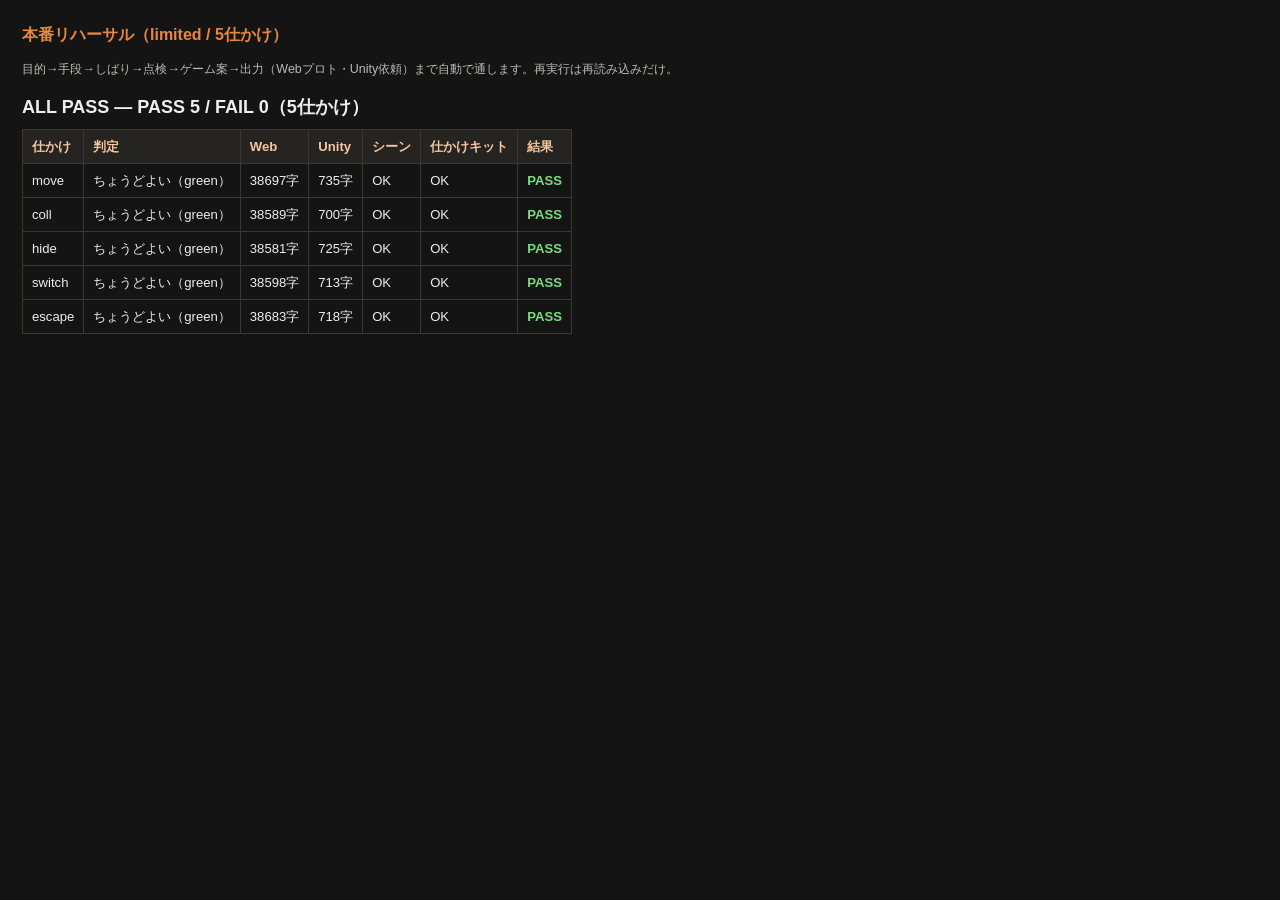
<file: tools/rehearsal_check.html>
<!DOCTYPE html>
<html lang="ja">
<head>
<meta charset="UTF-8">
<title>本番リハーサル — 制限版5仕かけ</title>
<style>
body{font-family:"Zen Kaku Gothic New","Yu Gothic",sans-serif;background:#141414;color:#eee;padding:14px;line-height:1.6}
h1{font-size:16px;margin:0 0 8px;color:#e8873d}
#sum{font-size:18px;font-weight:bold;margin:8px 0}
table{border-collapse:collapse;font-size:.82rem;margin-top:8px}
th,td{border:1px solid #3a3733;padding:6px 9px;vertical-align:top}
th{background:#262421;color:#f7c59f;text-align:left}
.p{color:#7ddb7d;font-weight:bold}.f{color:#ff7d7d;font-weight:bold}
.small{color:#bdbab2;font-size:.78rem}
#json{display:none}
</style>
</head>
<body>
<h1>本番リハーサル（limited / 5仕かけ）</h1>
<p class="small">目的→手段→しばり→点検→ゲーム案→出力（Webプロト・Unity依頼）まで自動で通します。再実行は再読み込みだけ。</p>
<div id="sum">RUNNING</div>
<table id="tbl"><thead><tr><th>仕かけ</th><th>判定</th><th>Web</th><th>Unity</th><th>シーン</th><th>仕かけキット</th><th>結果</th></tr></thead><tbody></tbody></table>
<pre id="json"></pre>
<iframe id="f" src="../index.html" style="display:none"></iframe>
<script>
(function(){
'use strict';
var cases = [
  {genre:'gh_kit_move',   purpose:'p_climb_tower', pattern:'pt_moveplat', action:'a_climb',  scene:'SC_Base_Side',     kit:'Moving Platform', pack:'pk_timeob',  pages:1},
  {genre:'gh_kit_coll',   purpose:'p_collect_can', pattern:'pt_collect',  action:'a_pounce', scene:'SC_Base_Top',      kit:'Collectible',     pack:'pk_timeob',  pages:1},
  {genre:'gh_kit_hide',   purpose:'p_hide_dinner', pattern:'pt_hide',     action:'a_ambush', scene:'SC_Base_Top',      kit:'Hide Object',     pack:'pk_narcount',pages:1},
  {genre:'gh_kit_switch', purpose:'p_pz_fridge', pattern:'pt_switch',   action:'a_arrange',scene:'SC_Base_Top',      kit:'Switch',          pack:'pk_timeob',  pages:1},
  {genre:'gh_kit_escape', purpose:'p_run_vac', pattern:'pt_escape',   action:'a_climb',  scene:'SC_Base_Vertical', kit:'Hazard Area',     pack:'pk_timeob',  pages:1}
];
var f = document.getElementById('f');
var sum = document.getElementById('sum');
var tbody = document.querySelector('#tbl tbody');
var jsonOut = document.getElementById('json');

function waitLoad(){
  return new Promise(function(res){
    var done = false;
    function go(){ if(done) return; done = true; f.removeEventListener('load', go); res(); }
    f.addEventListener('load', go);
  });
}
function doc(){ return f.contentDocument; }
function q(sel){ return doc().querySelector(sel); }
function click(sel){
  var el = q(sel);
  if(!el){ throw new Error('ボタンが見つからない: ' + sel); }
  el.click();
}
function text(sel){ var el = q(sel); return el ? el.textContent : ''; }
async function reset(){
  try{ f.contentWindow.localStorage.setItem('catgame.v1', JSON.stringify({step:'purpose'})); }
  catch(e){ throw new Error('localStorage: ' + e.message); }
  var p = waitLoad();
  f.contentWindow.location.reload();
  await p;
}
async function runCase(c){
  var res = {genre:c.genre, pattern:c.pattern, ok:false, errors:[]};
  try{
    await reset();
    if(!q('[data-pick="purpose"][data-id="' + c.purpose + '"]')){ throw new Error('目的チップがない: ' + c.purpose); }
    click('[data-pick="purpose"][data-id="' + c.purpose + '"]');
    if(!q('[data-genre="' + c.genre + '"]')){ throw new Error('型カードがない'); }
    click('[data-genre="' + c.genre + '"]');
    click('[data-pick="action"][data-id="' + c.action + '"]');
    click('[data-variant="0"]');
    click('[data-go="cons"]');
    for(var pi=0; pi<(c.pages||1); pi++){ click('[data-packpage]'); }
    click('[data-pack="' + c.pack + '"]');
    click('[data-go="check"]');
    if(q('[data-emsok]')){ click('[data-emsok]'); }
    res.verdict = text('.verdict').trim();
    res.reason = text('.reason').trim();
    if(!q('[data-go="plan"]')){ throw new Error('ゲーム案へ進めない'); }
    click('[data-go="plan"]');
    res.plan = (q('.oneline') ? q('.oneline').textContent : '').trim();
    click('[data-go="out"]');
    click('[data-tab="web"]');
    res.web = text('pre.out');
    click('[data-tab="unity"]');
    res.unity = text('pre.out');
    res.webLen = res.web.length;
    res.unityLen = res.unity.length;
    res.checks = {
      systemDetail: res.web.indexOf('【システム詳細（作り方の型:') >= 0,
      scene: res.web.indexOf(c.scene) >= 0,
      kit: res.web.indexOf(c.kit) >= 0,
      unityScene: res.unity.indexOf(c.scene) >= 0,
      unityKit: res.unity.indexOf(c.kit) >= 0,
      noBad: !/undefined|NaN/.test(res.web) && !/undefined|NaN/.test(res.unity),
      verdictOk: res.verdict.length > 0
    };
    res.ok = Object.keys(res.checks).every(function(k){ return res.checks[k]; });
    if(!res.ok){ res.errors.push('チェック失敗: ' + JSON.stringify(res.checks)); }
  }catch(e){ res.errors.push(e.message); }
  return res;
}
function row(r, c){
  var tr = document.createElement('tr');
  var cells = [
    c.genre.replace('gh_kit_', ''),
    r.verdict || '-',
    (r.webLen || 0) + '字',
    (r.unityLen || 0) + '字',
    r.checks && r.checks.unityScene ? 'OK' : 'NG',
    r.checks && r.checks.unityKit ? 'OK' : 'NG',
    r.ok ? '<span class="p">PASS</span>' : '<span class="f">FAIL</span>'
  ];
  cells.forEach(function(v, i){
    var td = document.createElement('td');
    td.innerHTML = v;
    if(i === 6 && !r.ok && r.errors.length){ td.title = r.errors.join(' / '); }
    tr.appendChild(td);
  });
  tbody.appendChild(tr);
}
(async function(){
  var results = [];
  for(var i=0;i<cases.length;i++){
    sum.textContent = 'RUNNING ' + (i+1) + '/' + cases.length + ' — ' + cases[i].genre;
    results.push(await runCase(cases[i]));
    row(results[i], cases[i]);
  }
  var pass = results.filter(function(r){ return r.ok; }).length;
  sum.textContent = (pass === results.length ? 'ALL PASS' : 'FAILあり') + ' — PASS ' + pass + ' / FAIL ' + (results.length-pass) + '（5仕かけ）';
  jsonOut.textContent = JSON.stringify(results);
  window.__REHEARSAL__ = results;
})();
})();
</script>
</body>
</html>
</file>
<file: assets/v1/style.css>
/* CATGame_GEN v0.3.0 — 画面。1画面1つのこと。わからないで進める。戻れる。保存される。 */
:root{
  --bg:#141414; --panel:#1e1d1b; --panel2:#262421; --line:#3a3733;
  --ink:#f2f0eb; --sub:#bdbab2; --accent:#e8873d; --accent2:#f7c59f;
  --green:#7ddb7d; --yellow:#f0e3a8; --red:#ff9d9d;
}
*{box-sizing:border-box}
body{margin:0;background:var(--bg);color:var(--ink);
  font-family:"Zen Kaku Gothic New","Hiragino Kaku Gothic ProN","Yu Gothic",sans-serif;line-height:1.7}
button{font-family:inherit}
.bar{position:sticky;top:0;background:rgba(20,20,20,.94);border-bottom:1px solid var(--line);z-index:5}
.bar-in{max-width:960px;margin:0 auto;display:flex;align-items:center;justify-content:space-between;padding:10px 16px;gap:12px;flex-wrap:wrap}
.wordmark{display:flex;flex-direction:column;text-decoration:none;color:var(--ink)}
.wm-main{font-weight:900;letter-spacing:.04em}
.wm-main .slash{color:var(--accent)}
.wm-sub{font-size:.72rem;color:var(--sub)}
.bar-right{display:flex;align-items:center;gap:8px}
.ver{display:inline-block;padding:4px 12px;border:1px solid var(--line);border-radius:999px;font-size:.72rem;color:var(--sub)}
.icon-btn{background:none;border:1px solid var(--line);color:var(--sub);border-radius:8px;padding:6px 12px;cursor:pointer;font-size:.78rem}
.icon-btn:hover{border-color:var(--accent);color:var(--ink)}
/* 役割バー（いま誰の番） */
.rolebar{max-width:960px;margin:10px auto 0;padding:0 16px}
.rolebar-in{background:var(--panel2);border:1px solid var(--line);border-radius:10px;padding:8px 14px;font-size:.8rem;color:var(--sub);display:flex;gap:14px;flex-wrap:wrap}
.rolebar-in b{color:var(--accent2);font-weight:600}
.shell{max-width:960px;margin:0 auto;padding:18px 16px 60px;display:flex;gap:18px}
.rail{width:170px;flex:none}
.rail button{display:flex;width:100%;gap:8px;align-items:baseline;background:none;border:none;border-left:3px solid var(--line);
  color:var(--sub);padding:7px 10px;text-align:left;cursor:pointer;font-size:.82rem}
.rail button .n{font-family:monospace;font-size:.72rem}
.rail button.on{border-left-color:var(--accent);color:var(--ink);font-weight:700}
.rail button.done{color:var(--green)}
.rail button:disabled{opacity:.4;cursor:not-allowed}
.app{flex:1;min-width:0}
.card{background:var(--panel);border:1px solid var(--line);border-radius:14px;padding:22px 24px;margin-bottom:16px}
.eyebrow{font-size:.72rem;letter-spacing:.14em;color:var(--accent);margin-bottom:6px}
h2.step{margin:0 0 8px;font-size:1.3rem;font-weight:900;letter-spacing:.02em}
p.lead{margin:0 0 14px;color:var(--sub);font-size:.9rem}
.chips{display:flex;flex-wrap:wrap;gap:8px}
.chip{border:1px solid var(--line);background:var(--panel2);color:var(--ink);border-radius:999px;padding:7px 14px;cursor:pointer;font-size:.85rem}
.chip:hover{border-color:var(--accent)}
.chip.on{background:var(--accent);border-color:var(--accent);color:#1a1208;font-weight:700}
.chip.small{padding:4px 10px;font-size:.76rem}
.chip.locked{opacity:.5}
.chip.recommend{border-color:var(--accent);background:rgba(232,135,61,.14)}
.rec-badge{display:inline-block;margin-left:4px;padding:0 6px;border-radius:999px;background:var(--accent);color:#1a1208;font-size:.66rem;font-weight:700}
.rec-line{margin:6px 0 8px;padding:8px 10px;border-left:3px solid var(--accent);background:var(--panel2);border-radius:0 8px 8px 0;font-size:.84rem;color:var(--accent2)}
.limited-note{margin:14px 0 2px;padding:10px 12px;border-left:3px solid var(--accent);background:var(--panel2);border-radius:0 8px 8px 0;color:var(--accent2);font-size:.86rem}
.genre-more{margin-top:8px}
.genre-more summary{cursor:pointer;color:var(--sub);font-size:.8rem;padding:5px 0;width:max-content}
.genre-more summary:hover{color:var(--accent2)}
.genre-more[open] summary{margin-bottom:8px}
.lbl{margin:16px 0 8px;font-size:.85rem;color:var(--accent2);font-weight:700}
.lbl:first-child{margin-top:0}
input[type=text],input[type=number]{background:var(--panel2);border:1px solid var(--line);border-radius:8px;color:var(--ink);
  padding:9px 12px;font-size:.95rem;width:100%;font-family:inherit}
input:focus{outline:2px solid var(--accent);outline-offset:1px}
.cons-row{display:flex;gap:10px;align-items:center;margin-bottom:8px;flex-wrap:wrap}
.cons-row .cname{min-width:52px;font-size:.85rem}
.cons-row .ctpl{flex:1;min-width:200px;font-size:.85rem;color:var(--sub)}
.cons-row input{width:110px}
.cons-row .unit{font-size:.8rem;color:var(--sub);min-width:34px}
.cons-row .del{background:none;border:1px solid var(--line);border-radius:6px;color:var(--sub);cursor:pointer;padding:4px 8px}
.verdict{border-radius:12px;padding:18px 20px;font-size:1.05rem;font-weight:900;letter-spacing:.04em}
.verdict.green{background:#17301c;color:var(--green);border:1px solid #2c5c38}
.verdict.yellow{background:#3a331a;color:var(--yellow);border:1px solid #6b5c2c}
.verdict.red{background:#38191a;color:var(--red);border:1px solid #6b2c2c}
.verdict.empty{background:var(--panel2);color:var(--sub);border:1px solid var(--line)}
.reason{margin:12px 0 4px;font-size:.92rem}
.fixes{margin:6px 0 0;padding-left:1.2em;color:var(--accent2);font-size:.85rem}
.oneline{background:var(--panel2);border-left:4px solid var(--accent);border-radius:8px;padding:12px 16px;font-size:1.02rem;font-weight:700;margin:12px 0}
.agree{background:var(--panel2);border:1px dashed var(--line);border-radius:10px;padding:12px 16px;margin-top:16px;font-size:.85rem;color:var(--sub)}
.agree label{display:flex;gap:8px;align-items:center;cursor:pointer}
.agree input{width:auto}
.agree textarea,.agree input[type=text]{margin-top:8px}
textarea{background:var(--panel2);border:1px solid var(--line);border-radius:8px;color:var(--ink);padding:9px 12px;font-size:.9rem;width:100%;font-family:inherit;min-height:64px}
.nav{display:flex;justify-content:space-between;gap:10px;margin-top:18px}
.btn{background:var(--accent);border:none;color:#1a1208;font-weight:900;border-radius:10px;padding:11px 22px;cursor:pointer;font-size:.92rem;letter-spacing:.03em}
.btn.ghost{background:none;border:1px solid var(--line);color:var(--sub);font-weight:400}
.btn:hover{filter:brightness(1.1)}
.outtabs{display:flex;gap:6px;flex-wrap:wrap;margin-bottom:10px}
.outtabs .chip{font-family:monospace}
.outmeta{font-size:.75rem;color:var(--sub);margin-bottom:6px}
pre.out{background:#0e0e0d;border:1px solid var(--line);border-radius:10px;padding:14px;overflow:auto;max-height:340px;font-size:.74rem;line-height:1.55;white-space:pre-wrap;word-break:break-all}
canvas.preview{background:#0e0e0d;border:1px solid var(--line);border-radius:10px;display:block;margin:10px auto}
.foot{max-width:960px;margin:0 auto;padding:16px;color:var(--sub);font-size:.72rem;border-top:1px solid var(--line)}
.toast{position:fixed;left:50%;bottom:24px;transform:translateX(-50%) translateY(80px);background:var(--accent);color:#1a1208;
  font-weight:700;border-radius:999px;padding:10px 22px;opacity:0;transition:.25s;z-index:9}
.toast.on{opacity:1;transform:translateX(-50%) translateY(0)}
a{color:var(--accent2)}
@media(max-width:720px){ .shell{flex-direction:column} .rail{width:100%;display:flex;overflow-x:auto;gap:2px}
  .rail button{border-left:none;border-bottom:3px solid var(--line);white-space:nowrap} .rail button.on{border-bottom-color:var(--accent)} }
@media(prefers-reduced-motion:reduce){ *{transition:none!important;animation:none!important} }
/* --- v0.3.0 追加: しばりパック・ゲーム性チェック・柄バリエーション --- */
.packgrid{display:grid;grid-template-columns:repeat(auto-fill,minmax(210px,1fr));gap:10px}
.packbtn{display:flex;flex-direction:column;gap:4px;text-align:left;background:var(--panel2);border:1px solid var(--line);
  border-radius:10px;padding:12px 14px;cursor:pointer;color:var(--ink)}
.packbtn:hover{border-color:var(--accent)}
.packbtn.on{border-color:var(--accent);background:#31281c}
.packbtn b{font-size:.86rem;color:var(--accent2);font-weight:700}
.packbtn span{font-size:.8rem;color:var(--sub);line-height:1.6}
.checkrow{display:flex;gap:12px;align-items:baseline;padding:9px 0;border-bottom:1px dashed var(--line)}
.checkrow .ax{min-width:96px;font-weight:700;font-size:.9rem}
.checkrow .mark{font-weight:900;font-size:1.1rem}
.checkrow .mark.m◎{color:var(--green)} .checkrow .mark.m○{color:var(--yellow)} .checkrow .mark.m△{color:var(--red)}
.checkrow .cm{color:var(--sub);font-size:.84rem}
.coatgrid{display:grid;grid-template-columns:repeat(auto-fill,minmax(110px,1fr));gap:8px}
.coatcard{display:flex;flex-direction:column;align-items:center;gap:2px;background:var(--panel2);border:1px solid var(--line);
  border-radius:10px;padding:6px;cursor:pointer;color:var(--sub);font-size:.72rem}
.coatcard:hover{border-color:var(--accent)}
.coatcard.on{border-color:var(--accent);color:var(--ink)}
.coatcard canvas{width:84px;height:auto}
.emsblock{background:var(--panel2);border:1px solid var(--line);border-radius:10px;padding:12px 16px;margin:10px 0}
.emsrow{padding:5px 0;font-size:.92rem;border-bottom:1px dashed var(--line)}
.emsrow:last-child{border-bottom:none}
.emstag{display:inline-block;min-width:112px;color:var(--accent2);font-weight:700;font-size:.8rem}
</file>
